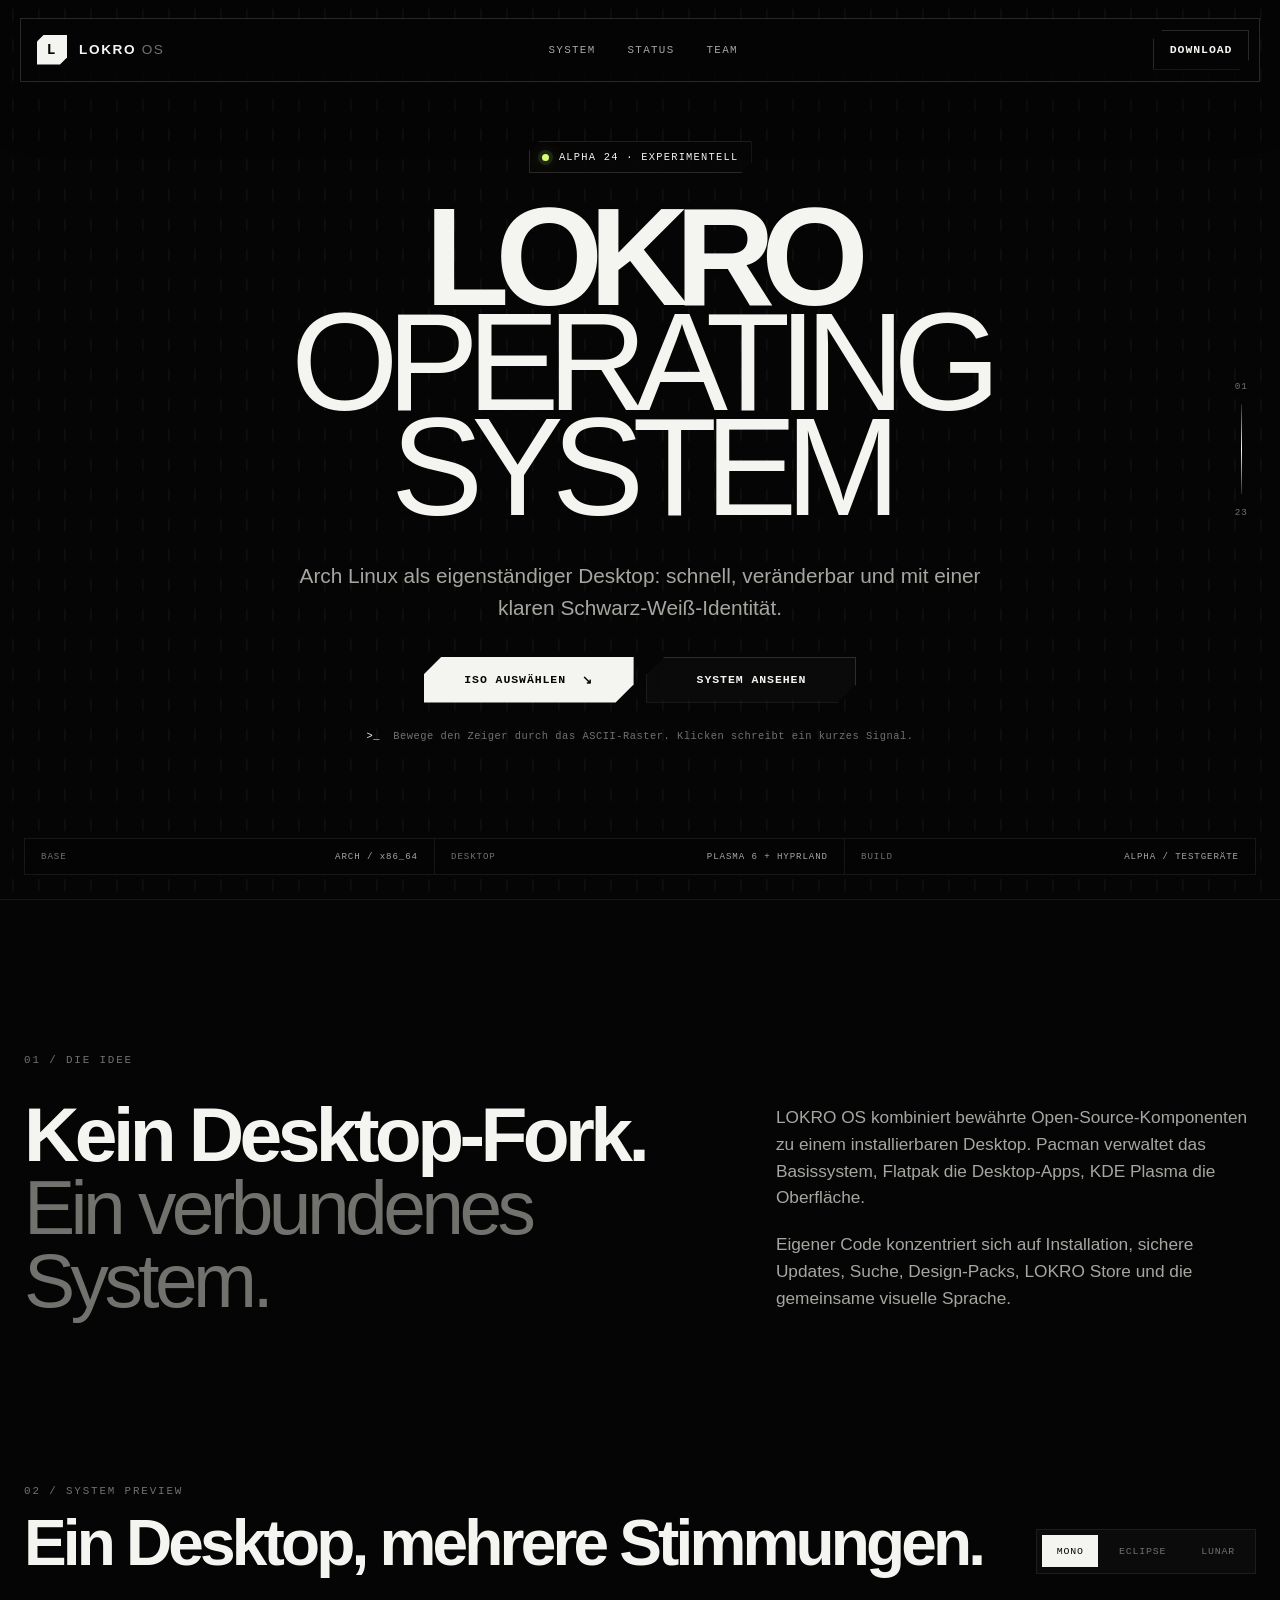
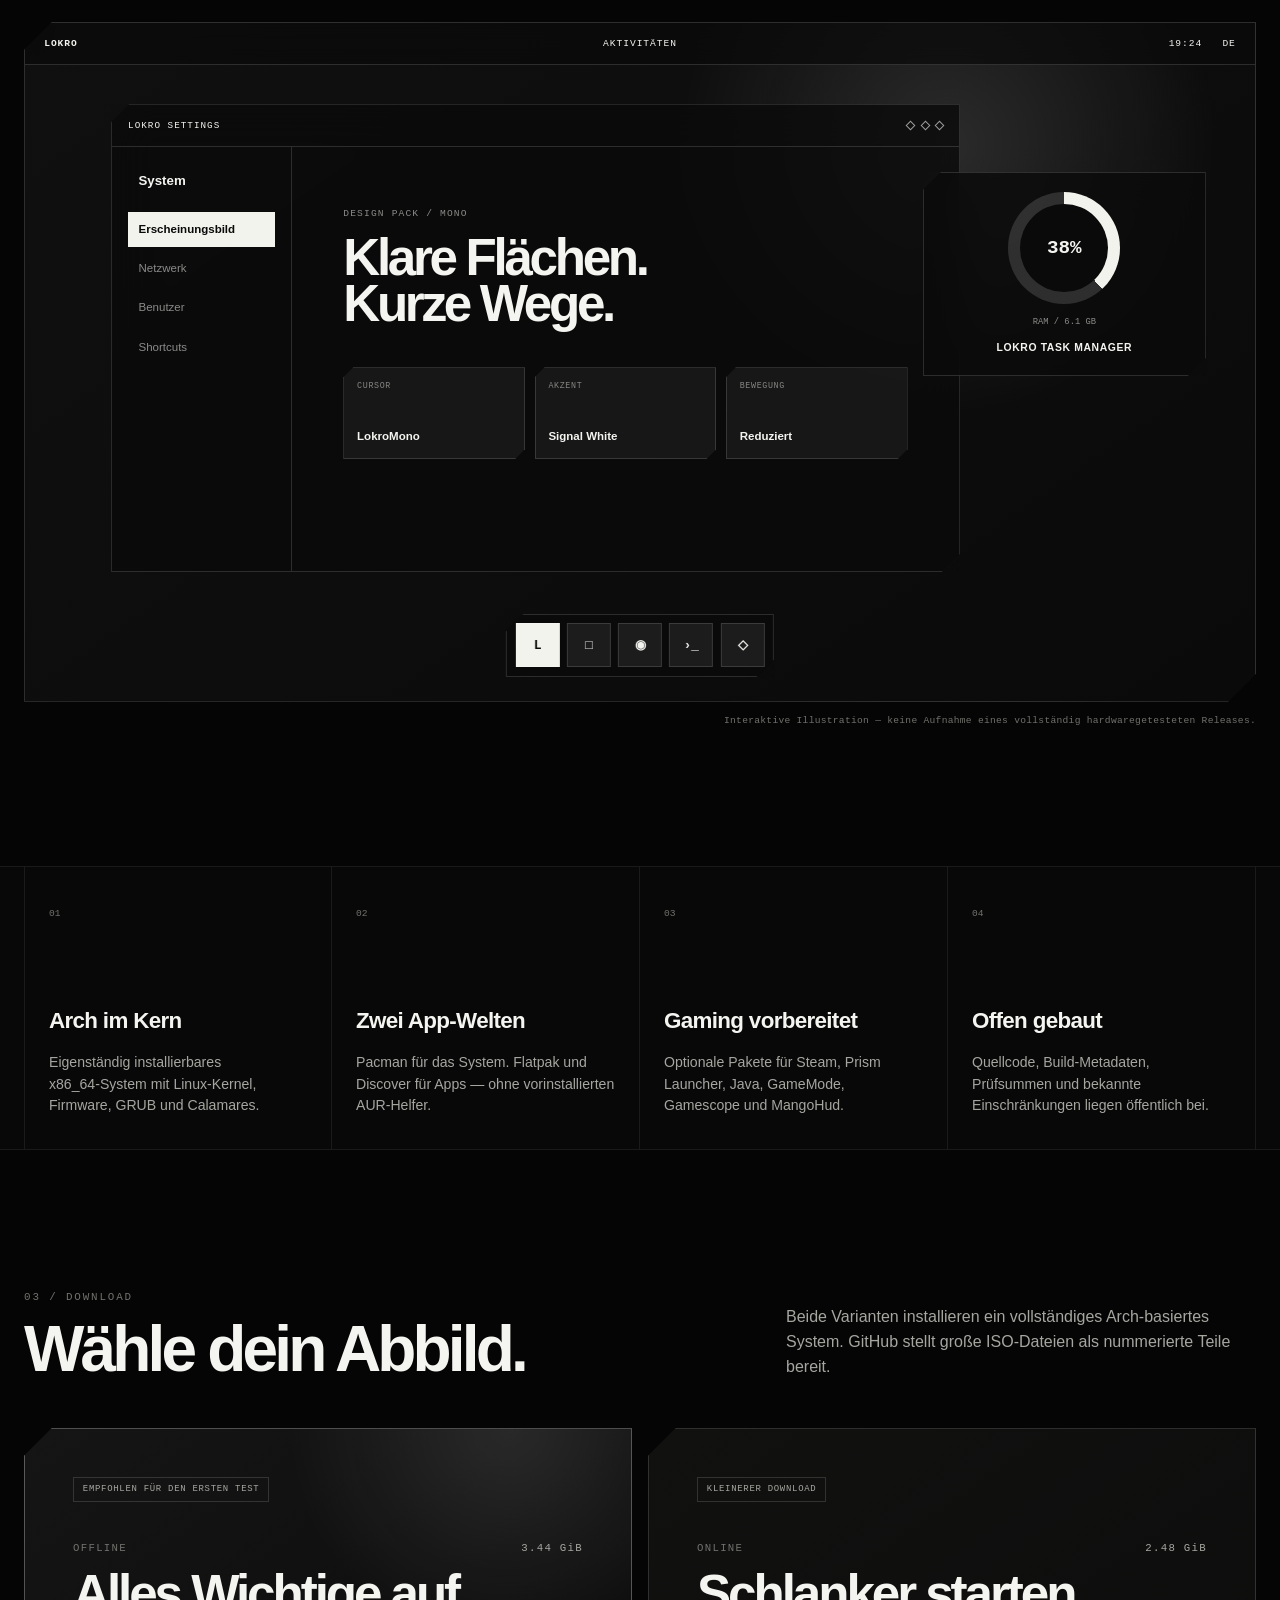
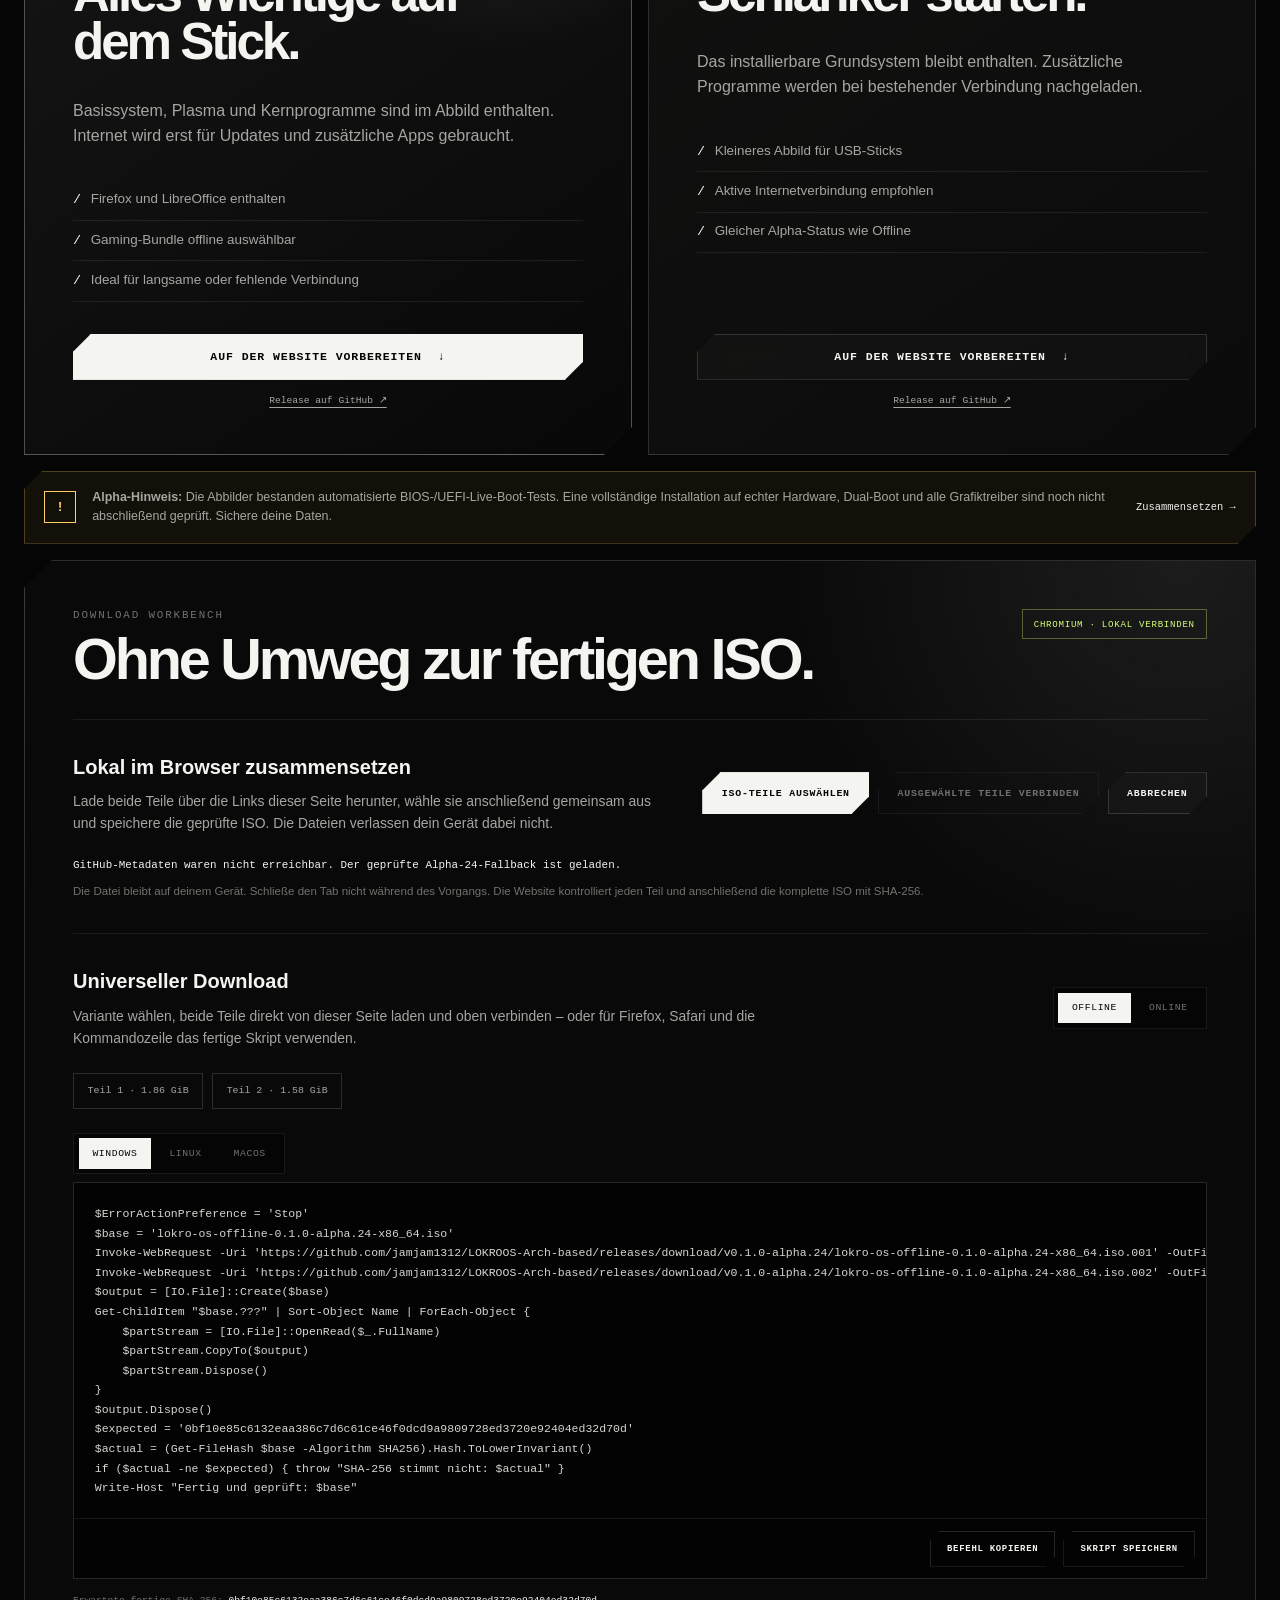
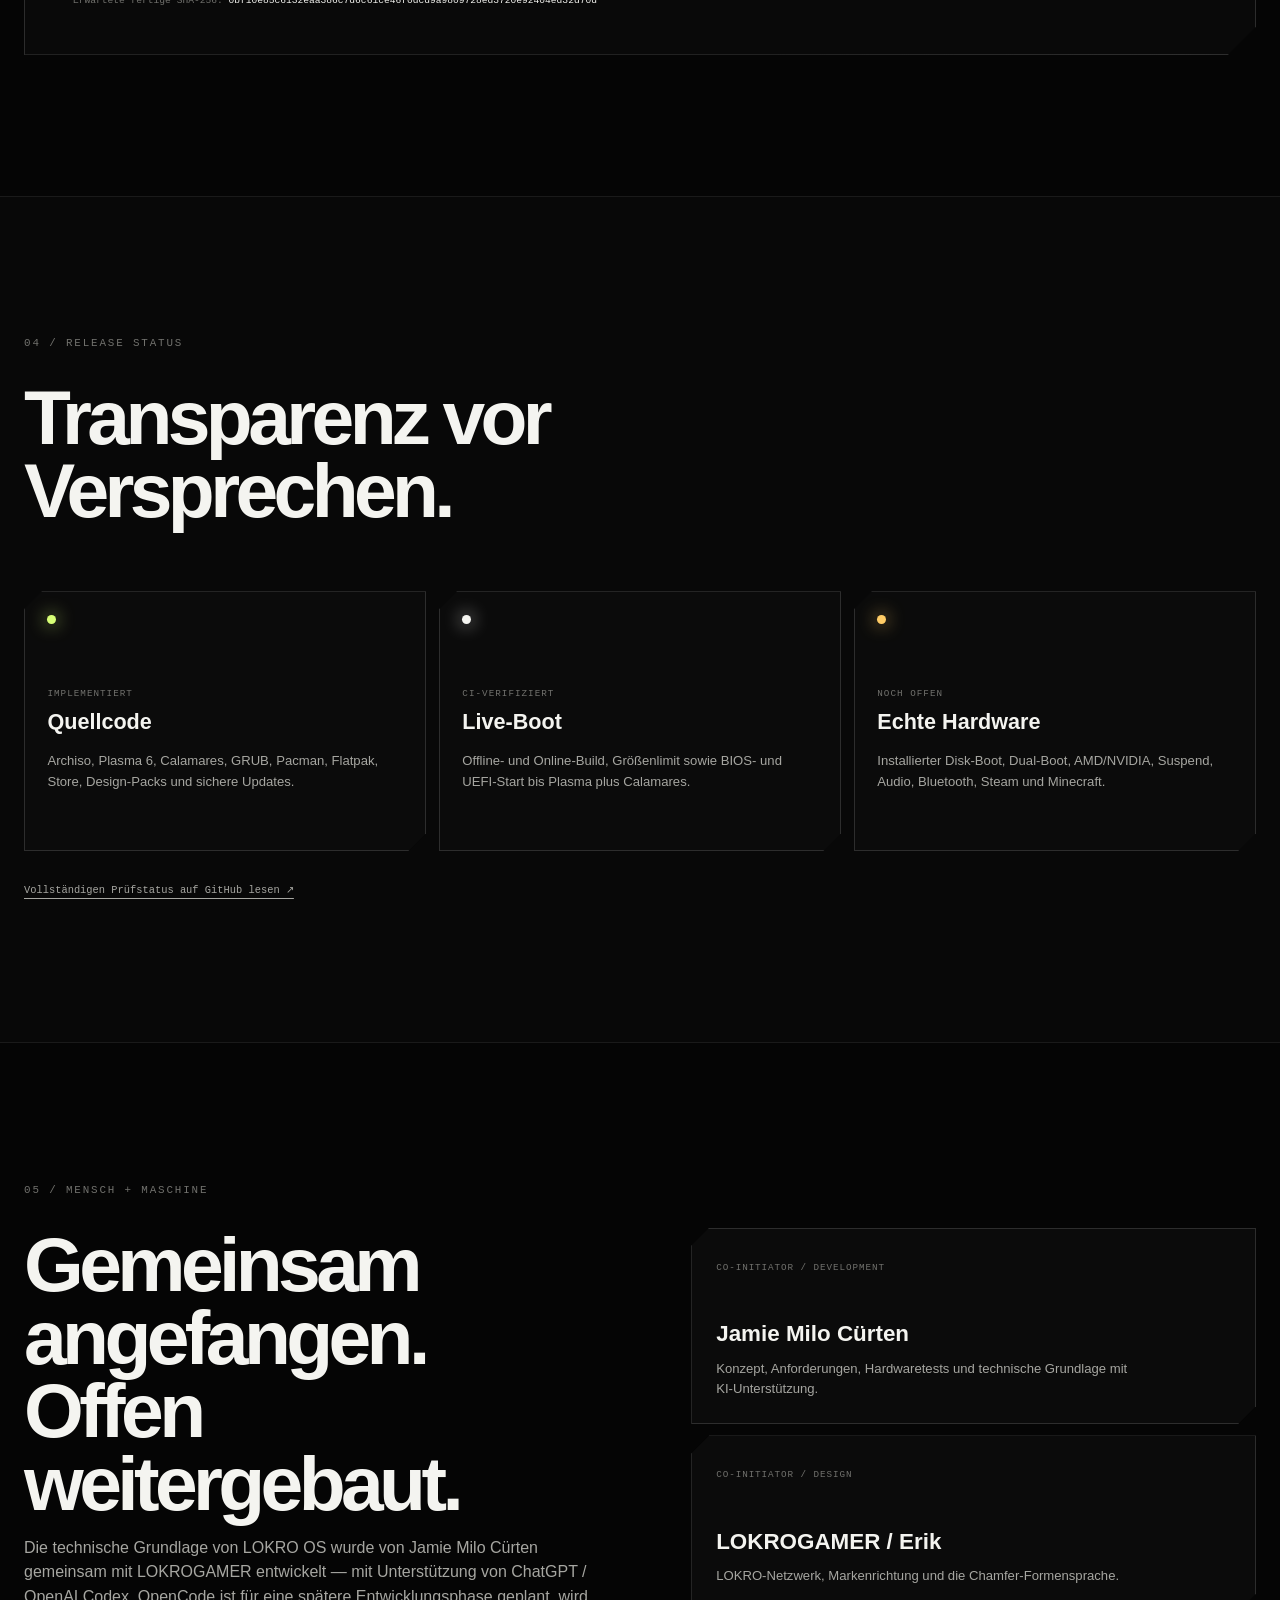
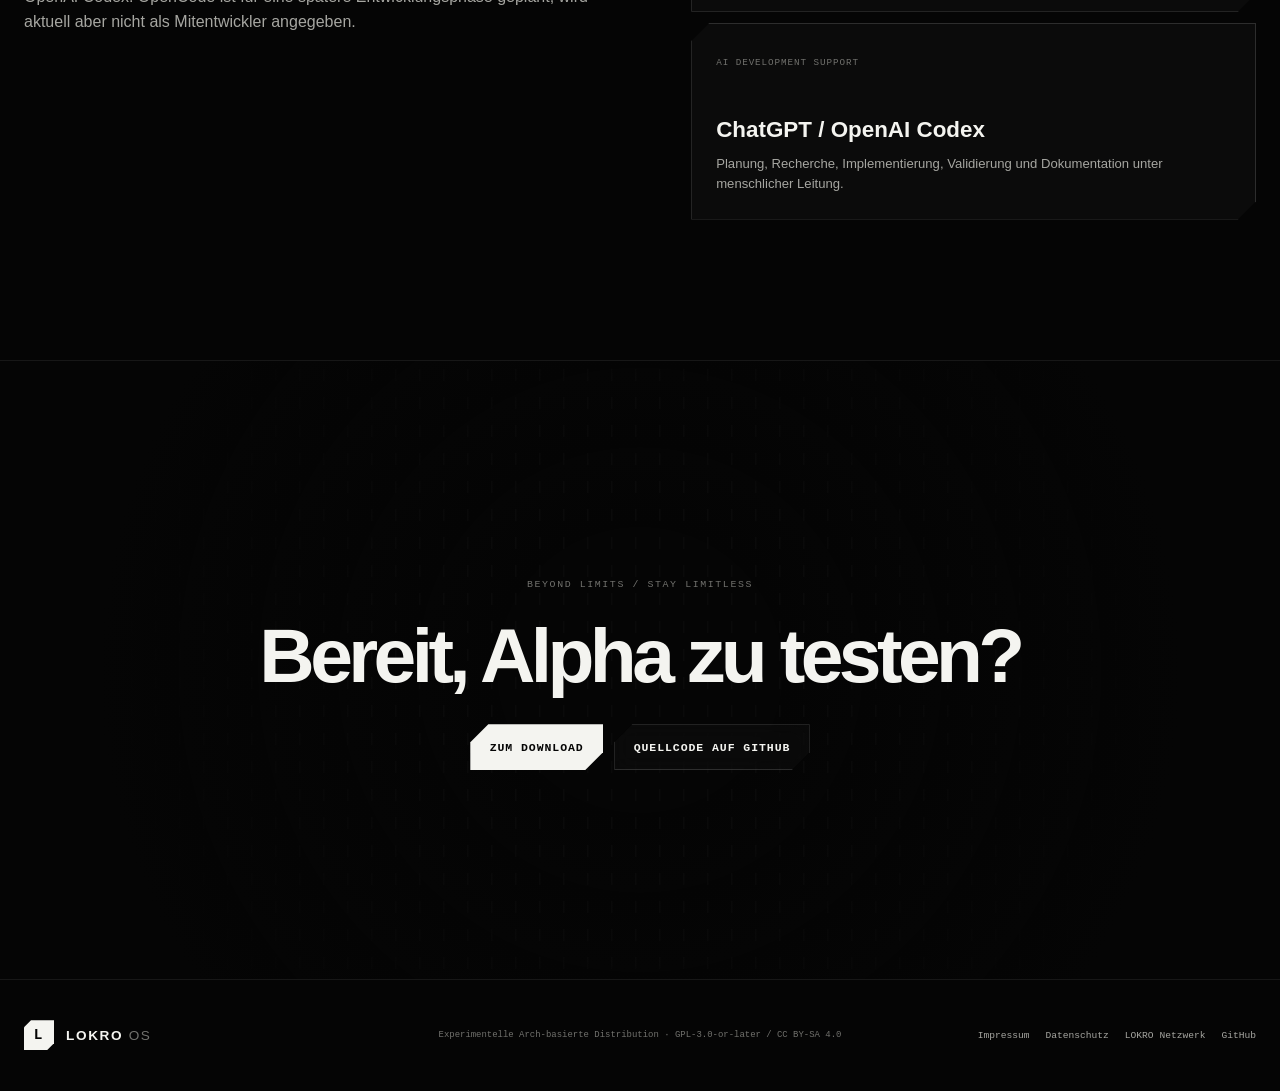
<file: website/index.html>
<!doctype html>
<html lang="de">
<head>
  <meta charset="utf-8">
  <meta name="viewport" content="width=device-width, initial-scale=1">
  <meta name="theme-color" content="#050505">
  <meta name="description" content="LOKRO OS ist eine experimentelle, Arch-basierte Desktop-Distribution mit KDE Plasma, Pacman, Flatpak und einem klaren Schwarz-Weiß-Design.">
  <title>LOKRO OS — Arch, neu zusammengesetzt</title>
  <link rel="stylesheet" href="styles.css?v=alpha24-workbench-1">
  <link rel="modulepreload" href="download-core.mjs?v=alpha24-workbench-1">
  <script type="module" src="app.js?v=alpha24-workbench-1"></script>
</head>
<body>
  <a class="skip-link" href="#main">Zum Inhalt springen</a>

  <header class="site-header" data-nav>
    <a class="brand" href="#top" aria-label="LOKRO OS Startseite">
      <span class="brand-mark" aria-hidden="true">L</span>
      <span>LOKRO <b>OS</b></span>
    </a>
    <nav aria-label="Hauptnavigation">
      <a href="#system">System</a>
      <a href="#status">Status</a>
      <a href="#team">Team</a>
    </nav>
    <a class="button button-small chamfer-10" href="#download">Download</a>
  </header>

  <main id="main">
    <section class="hero" id="top" aria-labelledby="hero-title">
      <canvas id="signal-field" aria-hidden="true"></canvas>

      <div class="hero-copy">
        <div class="release-pill chamfer-10">
          <span class="pulse-dot" aria-hidden="true"></span>
          <span data-release-label>ALPHA 24 · EXPERIMENTELL</span>
        </div>
        <h1 id="hero-title"><span>LOKRO</span><br>OPERATING SYSTEM</h1>
        <p class="hero-lead">Arch Linux als eigenständiger Desktop: schnell, veränderbar und mit einer klaren Schwarz‑Weiß‑Identität.</p>
        <div class="hero-actions">
          <a class="button button-primary chamfer-18" href="#download">ISO auswählen <span aria-hidden="true">↘</span></a>
          <a class="button button-ghost chamfer-18" href="#system">System ansehen</a>
        </div>
        <p class="interaction-hint"><span aria-hidden="true">&gt;_</span> Bewege den Zeiger durch das ASCII‑Raster. Klicken schreibt ein kurzes Signal.</p>
      </div>

      <div class="hero-index" aria-hidden="true">
        <span>01</span>
        <i></i>
        <span>23</span>
      </div>

      <div class="hero-meta" aria-label="Kurzstatus">
        <div><span>BASE</span><strong>ARCH / x86_64</strong></div>
        <div><span>DESKTOP</span><strong>PLASMA 6 + HYPRLAND</strong></div>
        <div><span>BUILD</span><strong>ALPHA / TESTGERÄTE</strong></div>
      </div>
    </section>

    <section class="manifesto section-shell" aria-labelledby="manifesto-title">
      <p class="section-kicker">01 / DIE IDEE</p>
      <div class="manifesto-grid">
        <h2 id="manifesto-title">Kein Desktop-Fork.<br><em>Ein verbundenes System.</em></h2>
        <div>
          <p>LOKRO OS kombiniert bewährte Open‑Source‑Komponenten zu einem installierbaren Desktop. Pacman verwaltet das Basissystem, Flatpak die Desktop‑Apps, KDE Plasma die Oberfläche.</p>
          <p>Eigener Code konzentriert sich auf Installation, sichere Updates, Suche, Design‑Packs, LOKRO Store und die gemeinsame visuelle Sprache.</p>
        </div>
      </div>
    </section>

    <section class="system section-shell" id="system" aria-labelledby="system-title">
      <div class="section-heading">
        <div>
          <p class="section-kicker">02 / SYSTEM PREVIEW</p>
          <h2 id="system-title">Ein Desktop, mehrere Stimmungen.</h2>
        </div>
        <div class="theme-switcher" role="group" aria-label="Vorschau-Design wählen">
          <button type="button" class="is-active" data-preview-theme="mono">Mono</button>
          <button type="button" data-preview-theme="eclipse">Eclipse</button>
          <button type="button" data-preview-theme="lunar">Lunar</button>
        </div>
      </div>

      <div class="desktop-frame chamfer-28" data-desktop-theme="mono">
        <div class="desktop-noise" aria-hidden="true"></div>
        <div class="desktop-topbar">
          <div class="desktop-logo">LOKRO</div>
          <div>AKTIVITÄTEN</div>
          <div class="desktop-clock">19:24&nbsp;&nbsp; DE</div>
        </div>
        <div class="window window-main chamfer-18">
          <div class="window-bar">
            <span>LOKRO SETTINGS</span>
            <div><i></i><i></i><i></i></div>
          </div>
          <div class="window-content">
            <aside>
              <strong>System</strong>
              <span class="selected">Erscheinungsbild</span>
              <span>Netzwerk</span>
              <span>Benutzer</span>
              <span>Shortcuts</span>
            </aside>
            <div class="settings-stage">
              <p class="micro-label">DESIGN PACK / <span data-theme-name>MONO</span></p>
              <h3>Klare Flächen.<br>Kurze Wege.</h3>
              <div class="settings-cards">
                <article class="chamfer-10"><span>CURSOR</span><b>LokroMono</b></article>
                <article class="chamfer-10"><span>AKZENT</span><b>Signal White</b></article>
                <article class="chamfer-10"><span>BEWEGUNG</span><b>Reduziert</b></article>
              </div>
            </div>
          </div>
        </div>
        <div class="window window-side chamfer-18" aria-hidden="true">
          <div class="system-ring"><span>38%</span></div>
          <small>RAM / 6.1 GB</small>
          <b>LOKRO TASK MANAGER</b>
        </div>
        <div class="desktop-dock chamfer-18" aria-label="Beispielhafte Taskleiste">
          <i title="Start">L</i><i title="Dateien">□</i><i title="Browser">◉</i><i title="Terminal">›_</i><i title="Store">◇</i>
        </div>
      </div>
      <p class="preview-note">Interaktive Illustration — keine Aufnahme eines vollständig hardwaregetesteten Releases.</p>
    </section>

    <section class="feature-band" aria-label="Systemmerkmale">
      <div class="section-shell feature-grid">
        <article>
          <span class="feature-number">01</span>
          <h3>Arch im Kern</h3>
          <p>Eigenständig installierbares x86_64‑System mit Linux‑Kernel, Firmware, GRUB und Calamares.</p>
        </article>
        <article>
          <span class="feature-number">02</span>
          <h3>Zwei App-Welten</h3>
          <p>Pacman für das System. Flatpak und Discover für Apps — ohne vorinstallierten AUR‑Helfer.</p>
        </article>
        <article>
          <span class="feature-number">03</span>
          <h3>Gaming vorbereitet</h3>
          <p>Optionale Pakete für Steam, Prism Launcher, Java, GameMode, Gamescope und MangoHud.</p>
        </article>
        <article>
          <span class="feature-number">04</span>
          <h3>Offen gebaut</h3>
          <p>Quellcode, Build‑Metadaten, Prüfsummen und bekannte Einschränkungen liegen öffentlich bei.</p>
        </article>
      </div>
    </section>

    <section class="download section-shell" id="download" aria-labelledby="download-title">
      <div class="section-heading download-heading">
        <div>
          <p class="section-kicker">03 / DOWNLOAD</p>
          <h2 id="download-title">Wähle dein Abbild.</h2>
        </div>
        <p>Beide Varianten installieren ein vollständiges Arch‑basiertes System. GitHub stellt große ISO‑Dateien als nummerierte Teile bereit.</p>
      </div>

      <div class="download-grid">
        <article class="download-card chamfer-28 featured-card">
          <div class="card-tag">EMPFOHLEN FÜR DEN ERSTEN TEST</div>
          <div class="download-card-head">
            <span>OFFLINE</span><b data-variant-size="offline">3.44 GiB</b>
          </div>
          <h3>Alles Wichtige auf dem Stick.</h3>
          <p>Basissystem, Plasma und Kernprogramme sind im Abbild enthalten. Internet wird erst für Updates und zusätzliche Apps gebraucht.</p>
          <ul>
            <li>Firefox und LibreOffice enthalten</li>
            <li>Gaming-Bundle offline auswählbar</li>
            <li>Ideal für langsame oder fehlende Verbindung</li>
          </ul>
          <button class="button button-primary chamfer-18" type="button" data-browser-prepare="offline" disabled>Auf der Website vorbereiten <span aria-hidden="true">↓</span></button>
          <a class="card-secondary-link release-link" href="https://github.com/jamjam1312/LOKROOS-Arch-based/releases/tag/v0.1.0-alpha.24">Release auf GitHub ↗</a>
        </article>

        <article class="download-card chamfer-28">
          <div class="card-tag">KLEINERER DOWNLOAD</div>
          <div class="download-card-head">
            <span>ONLINE</span><b data-variant-size="online">2.48 GiB</b>
          </div>
          <h3>Schlanker starten.</h3>
          <p>Das installierbare Grundsystem bleibt enthalten. Zusätzliche Programme werden bei bestehender Verbindung nachgeladen.</p>
          <ul>
            <li>Kleineres Abbild für USB‑Sticks</li>
            <li>Aktive Internetverbindung empfohlen</li>
            <li>Gleicher Alpha‑Status wie Offline</li>
          </ul>
          <button class="button button-ghost chamfer-18" type="button" data-browser-prepare="online" disabled>Auf der Website vorbereiten <span aria-hidden="true">↓</span></button>
          <a class="card-secondary-link release-link" href="https://github.com/jamjam1312/LOKROOS-Arch-based/releases/tag/v0.1.0-alpha.24">Release auf GitHub ↗</a>
        </article>
      </div>

      <div class="download-note chamfer-18">
        <span aria-hidden="true">!</span>
        <p><strong>Alpha-Hinweis:</strong> Die Abbilder bestanden automatisierte BIOS-/UEFI‑Live‑Boot‑Tests. Eine vollständige Installation auf echter Hardware, Dual‑Boot und alle Grafiktreiber sind noch nicht abschließend geprüft. Sichere deine Daten.</p>
        <a href="https://github.com/jamjam1312/LOKROOS-Arch-based/releases/download/v0.1.0-alpha.24/REASSEMBLE.md">Zusammensetzen →</a>
      </div>

      <section class="download-workbench chamfer-28" aria-labelledby="download-workbench-title">
        <div class="workbench-heading">
          <div>
            <p class="section-kicker">DOWNLOAD WORKBENCH</p>
            <h3 id="download-workbench-title">Ohne Umweg zur fertigen ISO.</h3>
          </div>
          <span class="support-badge" data-browser-support>Browser wird geprüft …</span>
        </div>

        <div class="assembler-panel" aria-describedby="assembler-privacy">
          <div class="assembler-copy">
            <strong>Lokal im Browser zusammensetzen</strong>
            <p>Lade beide Teile über die Links dieser Seite herunter, wähle sie anschließend gemeinsam aus und speichere die geprüfte ISO. Die Dateien verlassen dein Gerät dabei nicht.</p>
          </div>
          <div class="assembler-actions">
            <label class="button button-primary chamfer-18 file-picker-button" data-file-picker-label>
              ISO-Teile auswählen
              <input type="file" multiple data-assembler-files aria-label="Heruntergeladene ISO-Teile auswählen">
            </label>
            <button class="button button-ghost chamfer-18" type="button" data-assemble-selected disabled>Ausgewählte Teile verbinden</button>
            <button class="button button-ghost chamfer-18 assembler-cancel" type="button" data-assembler-cancel hidden>Abbrechen</button>
          </div>
          <div class="assembler-progress" data-assembler-progress hidden>
            <progress max="100" value="0" aria-label="Downloadfortschritt"></progress>
            <span data-assembler-percent>0%</span>
          </div>
          <p class="assembler-status" data-assembler-status role="status" aria-live="polite">Bereit. Für das speichersparende Schreiben großer Dateien wird ein Chromium-basierter Browser auf einer HTTPS-Seite benötigt.</p>
          <p class="assembler-privacy" id="assembler-privacy">Die Datei bleibt auf deinem Gerät. Schließe den Tab nicht während des Vorgangs. Die Website kontrolliert jeden Teil und anschließend die komplette ISO mit SHA‑256.</p>
        </div>

        <div class="manual-downloads">
          <div class="manual-heading">
            <div>
              <strong>Universeller Download</strong>
              <p>Variante wählen, beide Teile direkt von dieser Seite laden und oben verbinden – oder für Firefox, Safari und die Kommandozeile das fertige Skript verwenden.</p>
            </div>
            <div class="segmented-control" role="group" aria-label="ISO-Variante auswählen">
              <button type="button" class="is-active" data-download-variant="offline">Offline</button>
              <button type="button" data-download-variant="online">Online</button>
            </div>
          </div>

          <div class="part-links" data-part-links aria-label="Direkte ISO-Teil-Downloads"></div>

          <div class="script-tabs" role="tablist" aria-label="Betriebssystem auswählen">
            <button type="button" class="is-active" role="tab" aria-selected="true" data-script-os="windows">Windows</button>
            <button type="button" role="tab" aria-selected="false" data-script-os="linux">Linux</button>
            <button type="button" role="tab" aria-selected="false" data-script-os="macos">macOS</button>
          </div>
          <div class="script-box">
            <pre tabindex="0"><code data-download-script>Release-Daten werden geladen …</code></pre>
            <div class="script-actions">
              <button class="button button-small chamfer-10" type="button" data-copy-script disabled>Befehl kopieren</button>
              <button class="button button-small chamfer-10" type="button" data-save-script disabled>Skript speichern</button>
            </div>
          </div>
          <p class="hash-line">Erwartete fertige SHA‑256: <code data-iso-hash>—</code></p>
        </div>
      </section>
    </section>

    <section class="status" id="status" aria-labelledby="status-title">
      <div class="section-shell">
        <p class="section-kicker">04 / RELEASE STATUS</p>
        <h2 id="status-title">Transparenz vor Versprechen.</h2>
        <div class="status-grid">
          <article class="chamfer-18 status-ready">
            <span>IMPLEMENTIERT</span>
            <strong>Quellcode</strong>
            <p>Archiso, Plasma 6, Calamares, GRUB, Pacman, Flatpak, Store, Design‑Packs und sichere Updates.</p>
          </article>
          <article class="chamfer-18 status-ci">
            <span>CI-VERIFIZIERT</span>
            <strong>Live-Boot</strong>
            <p>Offline- und Online-Build, Größenlimit sowie BIOS- und UEFI‑Start bis Plasma plus Calamares.</p>
          </article>
          <article class="chamfer-18 status-open">
            <span>NOCH OFFEN</span>
            <strong>Echte Hardware</strong>
            <p>Installierter Disk‑Boot, Dual‑Boot, AMD/NVIDIA, Suspend, Audio, Bluetooth, Steam und Minecraft.</p>
          </article>
        </div>
        <a class="text-link" href="https://github.com/jamjam1312/LOKROOS-Arch-based/blob/main/docs/RELEASE_STATUS.md">Vollständigen Prüfstatus auf GitHub lesen ↗</a>
      </div>
    </section>

    <section class="team section-shell" id="team" aria-labelledby="team-title">
      <p class="section-kicker">05 / MENSCH + MASCHINE</p>
      <div class="team-layout">
        <div>
          <h2 id="team-title">Gemeinsam angefangen.<br>Offen weitergebaut.</h2>
          <p>Die technische Grundlage von LOKRO OS wurde von Jamie Milo Cürten gemeinsam mit LOKROGAMER entwickelt — mit Unterstützung von ChatGPT / OpenAI Codex. OpenCode ist für eine spätere Entwicklungsphase geplant, wird aktuell aber nicht als Mitentwickler angegeben.</p>
        </div>
        <div class="credits-list">
          <article class="chamfer-18">
            <span>CO-INITIATOR / DEVELOPMENT</span>
            <strong>Jamie Milo Cürten</strong>
            <p>Konzept, Anforderungen, Hardwaretests und technische Grundlage mit KI‑Unterstützung.</p>
          </article>
          <article class="chamfer-18">
            <span>CO-INITIATOR / DESIGN</span>
            <strong>LOKROGAMER / Erik</strong>
            <p>LOKRO‑Netzwerk, Markenrichtung und die Chamfer‑Formensprache.</p>
          </article>
          <article class="chamfer-18">
            <span>AI DEVELOPMENT SUPPORT</span>
            <strong>ChatGPT / OpenAI Codex</strong>
            <p>Planung, Recherche, Implementierung, Validierung und Dokumentation unter menschlicher Leitung.</p>
          </article>
        </div>
      </div>
    </section>

    <section class="final-cta">
      <canvas id="footer-field" aria-hidden="true"></canvas>
      <div class="section-shell final-cta-inner">
        <span>BEYOND LIMITS / STAY LIMITLESS</span>
        <h2>Bereit, Alpha zu testen?</h2>
        <div>
          <a class="button button-primary chamfer-18" href="#download">Zum Download</a>
          <a class="button button-ghost chamfer-18" href="https://github.com/jamjam1312/LOKROOS-Arch-based">Quellcode auf GitHub</a>
        </div>
      </div>
    </section>
  </main>

  <footer>
    <div class="brand"><span class="brand-mark">L</span><span>LOKRO <b>OS</b></span></div>
    <p>Experimentelle Arch‑basierte Distribution · GPL‑3.0‑or‑later / CC BY‑SA 4.0</p>
    <div class="footer-links">
      <a href="impressum.html">Impressum</a>
      <a href="datenschutz.html">Datenschutz</a>
      <a href="https://lokro.dev/de/">LOKRO Netzwerk</a>
      <a href="https://github.com/jamjam1312/LOKROOS-Arch-based">GitHub</a>
    </div>
  </footer>
</body>
</html>
</file>
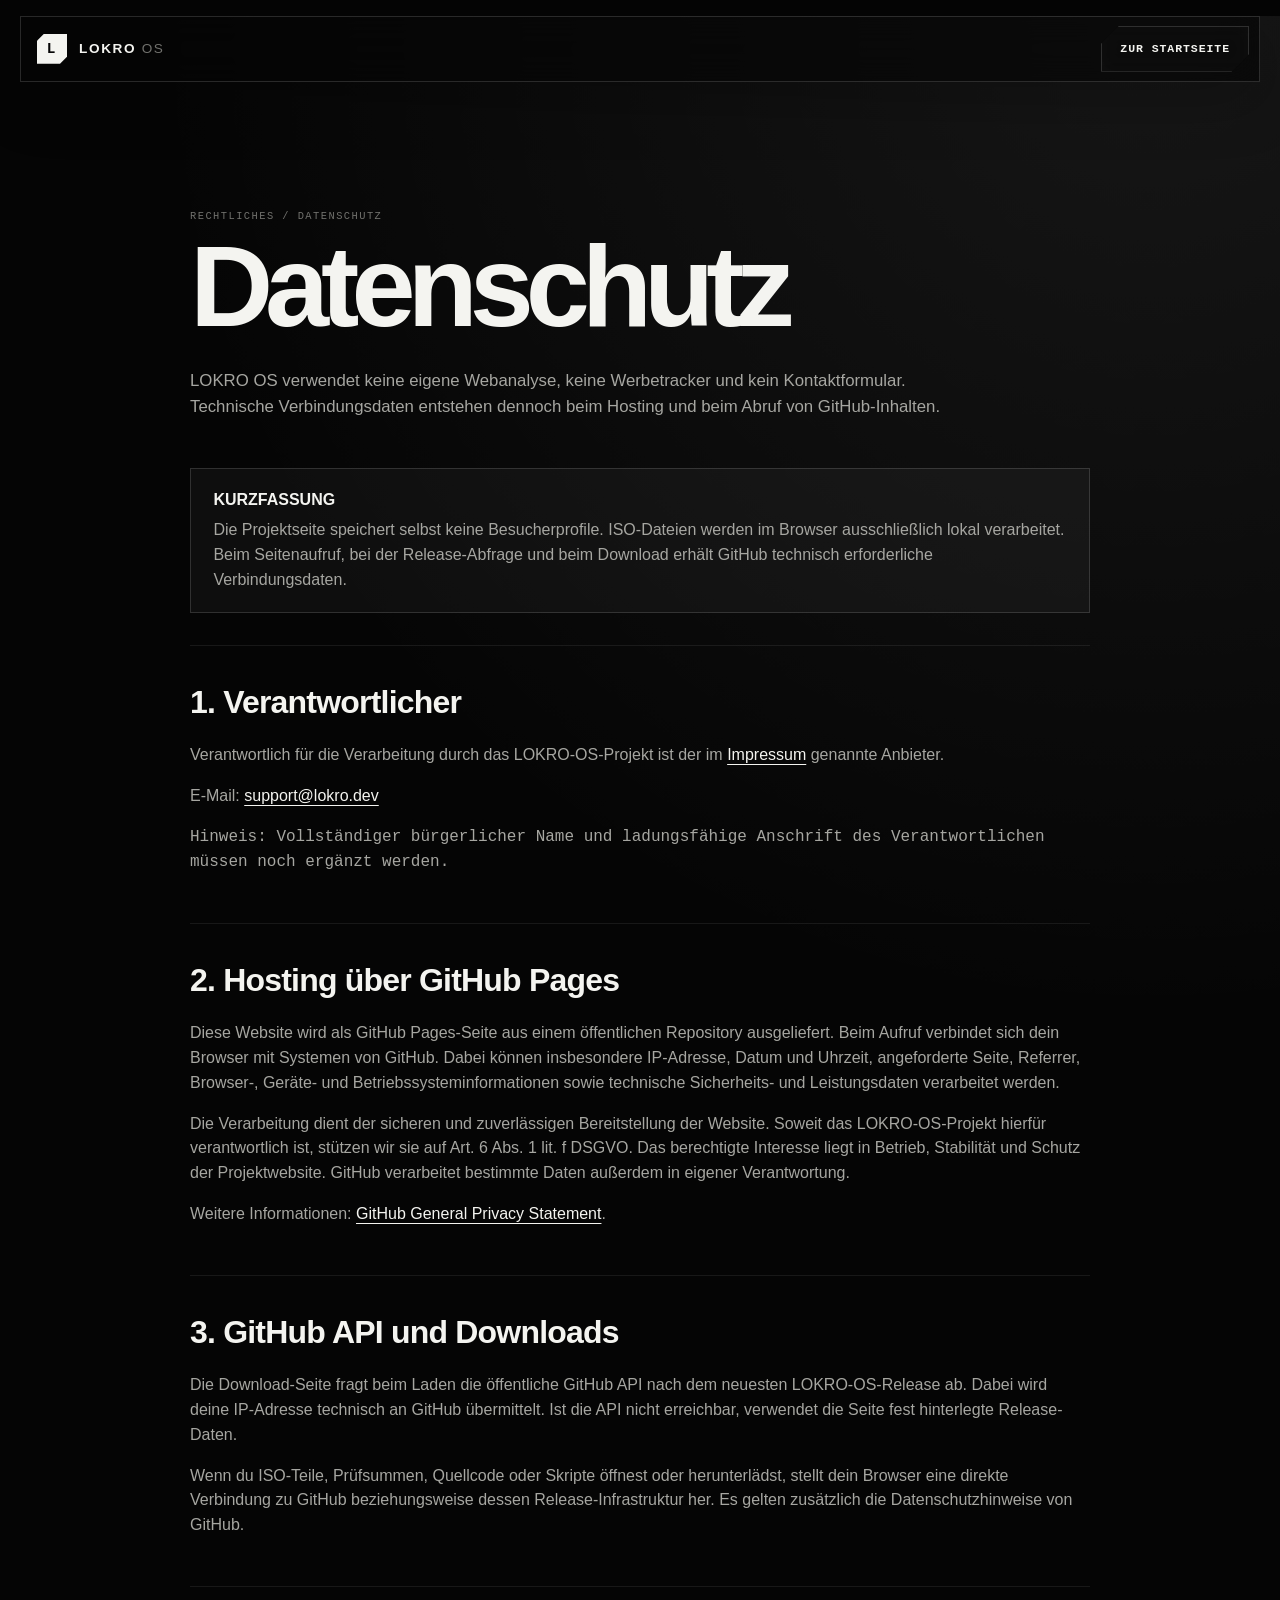
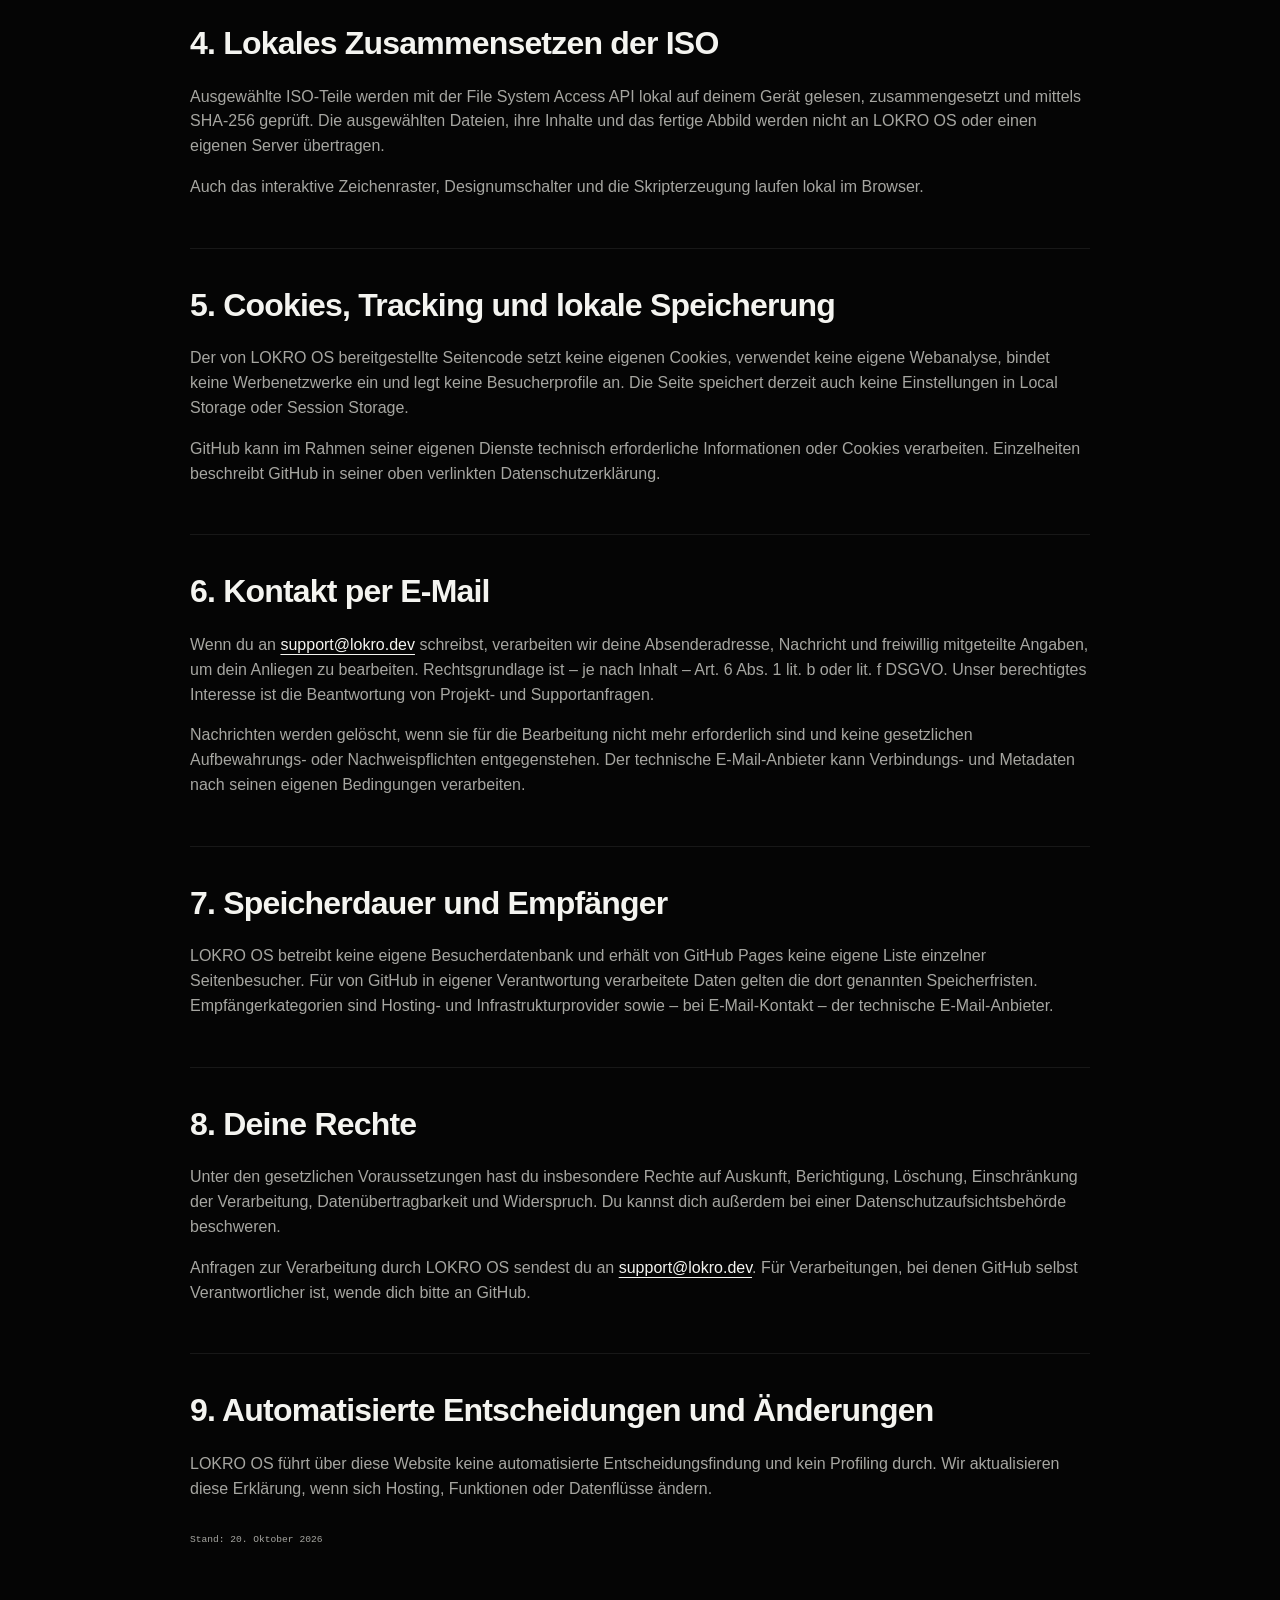
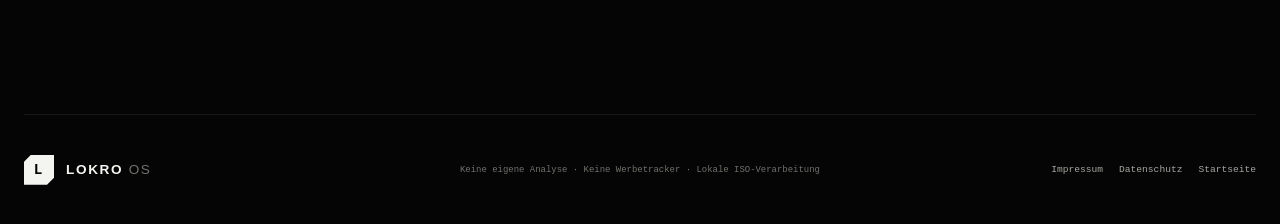
<file: website/datenschutz.html>
<!doctype html>
<html lang="de">
<head>
  <meta charset="utf-8">
  <meta name="viewport" content="width=device-width, initial-scale=1">
  <meta name="theme-color" content="#050505">
  <meta name="description" content="Datenschutzerklärung der LOKRO-OS-Projektwebsite.">
  <title>Datenschutz — LOKRO OS</title>
  <link rel="stylesheet" href="styles.css?v=alpha24-legal-1">
</head>
<body class="legal-page">
  <a class="skip-link" href="#legal-content">Zum Inhalt springen</a>
  <header class="site-header legal-header">
    <a class="brand" href="index.html" aria-label="LOKRO OS Startseite"><span class="brand-mark">L</span><span>LOKRO <b>OS</b></span></a>
    <a class="button button-ghost chamfer-18" href="index.html">Zur Startseite</a>
  </header>

  <main class="legal-main" id="legal-content">
    <p class="legal-kicker">RECHTLICHES / DATENSCHUTZ</p>
    <h1>Datenschutz</h1>
    <p class="legal-intro">LOKRO OS verwendet keine eigene Webanalyse, keine Werbetracker und kein Kontaktformular. Technische Verbindungsdaten entstehen dennoch beim Hosting und beim Abruf von GitHub-Inhalten.</p>

    <aside class="legal-note" role="note">
      <strong>KURZFASSUNG</strong>
      <p>Die Projektseite speichert selbst keine Besucherprofile. ISO-Dateien werden im Browser ausschließlich lokal verarbeitet. Beim Seitenaufruf, bei der Release-Abfrage und beim Download erhält GitHub technisch erforderliche Verbindungsdaten.</p>
    </aside>

    <section class="legal-section" aria-labelledby="controller-title">
      <h2 id="controller-title">1. Verantwortlicher</h2>
      <p>Verantwortlich für die Verarbeitung durch das LOKRO-OS-Projekt ist der im <a href="impressum.html">Impressum</a> genannte Anbieter.</p>
      <p>E-Mail: <a href="mailto:support@lokro.dev">support@lokro.dev</a></p>
      <p class="legal-placeholder">Hinweis: Vollständiger bürgerlicher Name und ladungsfähige Anschrift des Verantwortlichen müssen noch ergänzt werden.</p>
    </section>

    <section class="legal-section" aria-labelledby="hosting-title">
      <h2 id="hosting-title">2. Hosting über GitHub Pages</h2>
      <p>Diese Website wird als GitHub Pages-Seite aus einem öffentlichen Repository ausgeliefert. Beim Aufruf verbindet sich dein Browser mit Systemen von GitHub. Dabei können insbesondere IP-Adresse, Datum und Uhrzeit, angeforderte Seite, Referrer, Browser-, Geräte- und Betriebssysteminformationen sowie technische Sicherheits- und Leistungsdaten verarbeitet werden.</p>
      <p>Die Verarbeitung dient der sicheren und zuverlässigen Bereitstellung der Website. Soweit das LOKRO-OS-Projekt hierfür verantwortlich ist, stützen wir sie auf Art. 6 Abs. 1 lit. f DSGVO. Das berechtigte Interesse liegt in Betrieb, Stabilität und Schutz der Projektwebsite. GitHub verarbeitet bestimmte Daten außerdem in eigener Verantwortung.</p>
      <p>Weitere Informationen: <a href="https://docs.github.com/en/site-policy/privacy-policies/github-general-privacy-statement">GitHub General Privacy Statement</a>.</p>
    </section>

    <section class="legal-section" aria-labelledby="release-title">
      <h2 id="release-title">3. GitHub API und Downloads</h2>
      <p>Die Download-Seite fragt beim Laden die öffentliche GitHub API nach dem neuesten LOKRO-OS-Release ab. Dabei wird deine IP-Adresse technisch an GitHub übermittelt. Ist die API nicht erreichbar, verwendet die Seite fest hinterlegte Release-Daten.</p>
      <p>Wenn du ISO-Teile, Prüfsummen, Quellcode oder Skripte öffnest oder herunterlädst, stellt dein Browser eine direkte Verbindung zu GitHub beziehungsweise dessen Release-Infrastruktur her. Es gelten zusätzlich die Datenschutzhinweise von GitHub.</p>
    </section>

    <section class="legal-section" aria-labelledby="local-title">
      <h2 id="local-title">4. Lokales Zusammensetzen der ISO</h2>
      <p>Ausgewählte ISO-Teile werden mit der File System Access API lokal auf deinem Gerät gelesen, zusammengesetzt und mittels SHA-256 geprüft. Die ausgewählten Dateien, ihre Inhalte und das fertige Abbild werden nicht an LOKRO OS oder einen eigenen Server übertragen.</p>
      <p>Auch das interaktive Zeichenraster, Designumschalter und die Skripterzeugung laufen lokal im Browser.</p>
    </section>

    <section class="legal-section" aria-labelledby="cookies-title">
      <h2 id="cookies-title">5. Cookies, Tracking und lokale Speicherung</h2>
      <p>Der von LOKRO OS bereitgestellte Seitencode setzt keine eigenen Cookies, verwendet keine eigene Webanalyse, bindet keine Werbenetzwerke ein und legt keine Besucherprofile an. Die Seite speichert derzeit auch keine Einstellungen in Local Storage oder Session Storage.</p>
      <p>GitHub kann im Rahmen seiner eigenen Dienste technisch erforderliche Informationen oder Cookies verarbeiten. Einzelheiten beschreibt GitHub in seiner oben verlinkten Datenschutzerklärung.</p>
    </section>

    <section class="legal-section" aria-labelledby="mail-title">
      <h2 id="mail-title">6. Kontakt per E-Mail</h2>
      <p>Wenn du an <a href="mailto:support@lokro.dev">support@lokro.dev</a> schreibst, verarbeiten wir deine Absenderadresse, Nachricht und freiwillig mitgeteilte Angaben, um dein Anliegen zu bearbeiten. Rechtsgrundlage ist – je nach Inhalt – Art. 6 Abs. 1 lit. b oder lit. f DSGVO. Unser berechtigtes Interesse ist die Beantwortung von Projekt- und Supportanfragen.</p>
      <p>Nachrichten werden gelöscht, wenn sie für die Bearbeitung nicht mehr erforderlich sind und keine gesetzlichen Aufbewahrungs- oder Nachweispflichten entgegenstehen. Der technische E-Mail-Anbieter kann Verbindungs- und Metadaten nach seinen eigenen Bedingungen verarbeiten.</p>
    </section>

    <section class="legal-section" aria-labelledby="retention-title">
      <h2 id="retention-title">7. Speicherdauer und Empfänger</h2>
      <p>LOKRO OS betreibt keine eigene Besucherdatenbank und erhält von GitHub Pages keine eigene Liste einzelner Seitenbesucher. Für von GitHub in eigener Verantwortung verarbeitete Daten gelten die dort genannten Speicherfristen. Empfängerkategorien sind Hosting- und Infrastrukturprovider sowie – bei E-Mail-Kontakt – der technische E-Mail-Anbieter.</p>
    </section>

    <section class="legal-section" aria-labelledby="rights-title">
      <h2 id="rights-title">8. Deine Rechte</h2>
      <p>Unter den gesetzlichen Voraussetzungen hast du insbesondere Rechte auf Auskunft, Berichtigung, Löschung, Einschränkung der Verarbeitung, Datenübertragbarkeit und Widerspruch. Du kannst dich außerdem bei einer Datenschutzaufsichtsbehörde beschweren.</p>
      <p>Anfragen zur Verarbeitung durch LOKRO OS sendest du an <a href="mailto:support@lokro.dev">support@lokro.dev</a>. Für Verarbeitungen, bei denen GitHub selbst Verantwortlicher ist, wende dich bitte an GitHub.</p>
    </section>

    <section class="legal-section" aria-labelledby="automation-title">
      <h2 id="automation-title">9. Automatisierte Entscheidungen und Änderungen</h2>
      <p>LOKRO OS führt über diese Website keine automatisierte Entscheidungsfindung und kein Profiling durch. Wir aktualisieren diese Erklärung, wenn sich Hosting, Funktionen oder Datenflüsse ändern.</p>
      <p class="legal-meta">Stand: 20. Oktober 2026</p>
    </section>
  </main>

  <footer>
    <div class="brand"><span class="brand-mark">L</span><span>LOKRO <b>OS</b></span></div>
    <p>Keine eigene Analyse · Keine Werbetracker · Lokale ISO-Verarbeitung</p>
    <div class="footer-links"><a href="impressum.html">Impressum</a><a href="datenschutz.html" aria-current="page">Datenschutz</a><a href="index.html">Startseite</a></div>
  </footer>
</body>
</html>
</file>
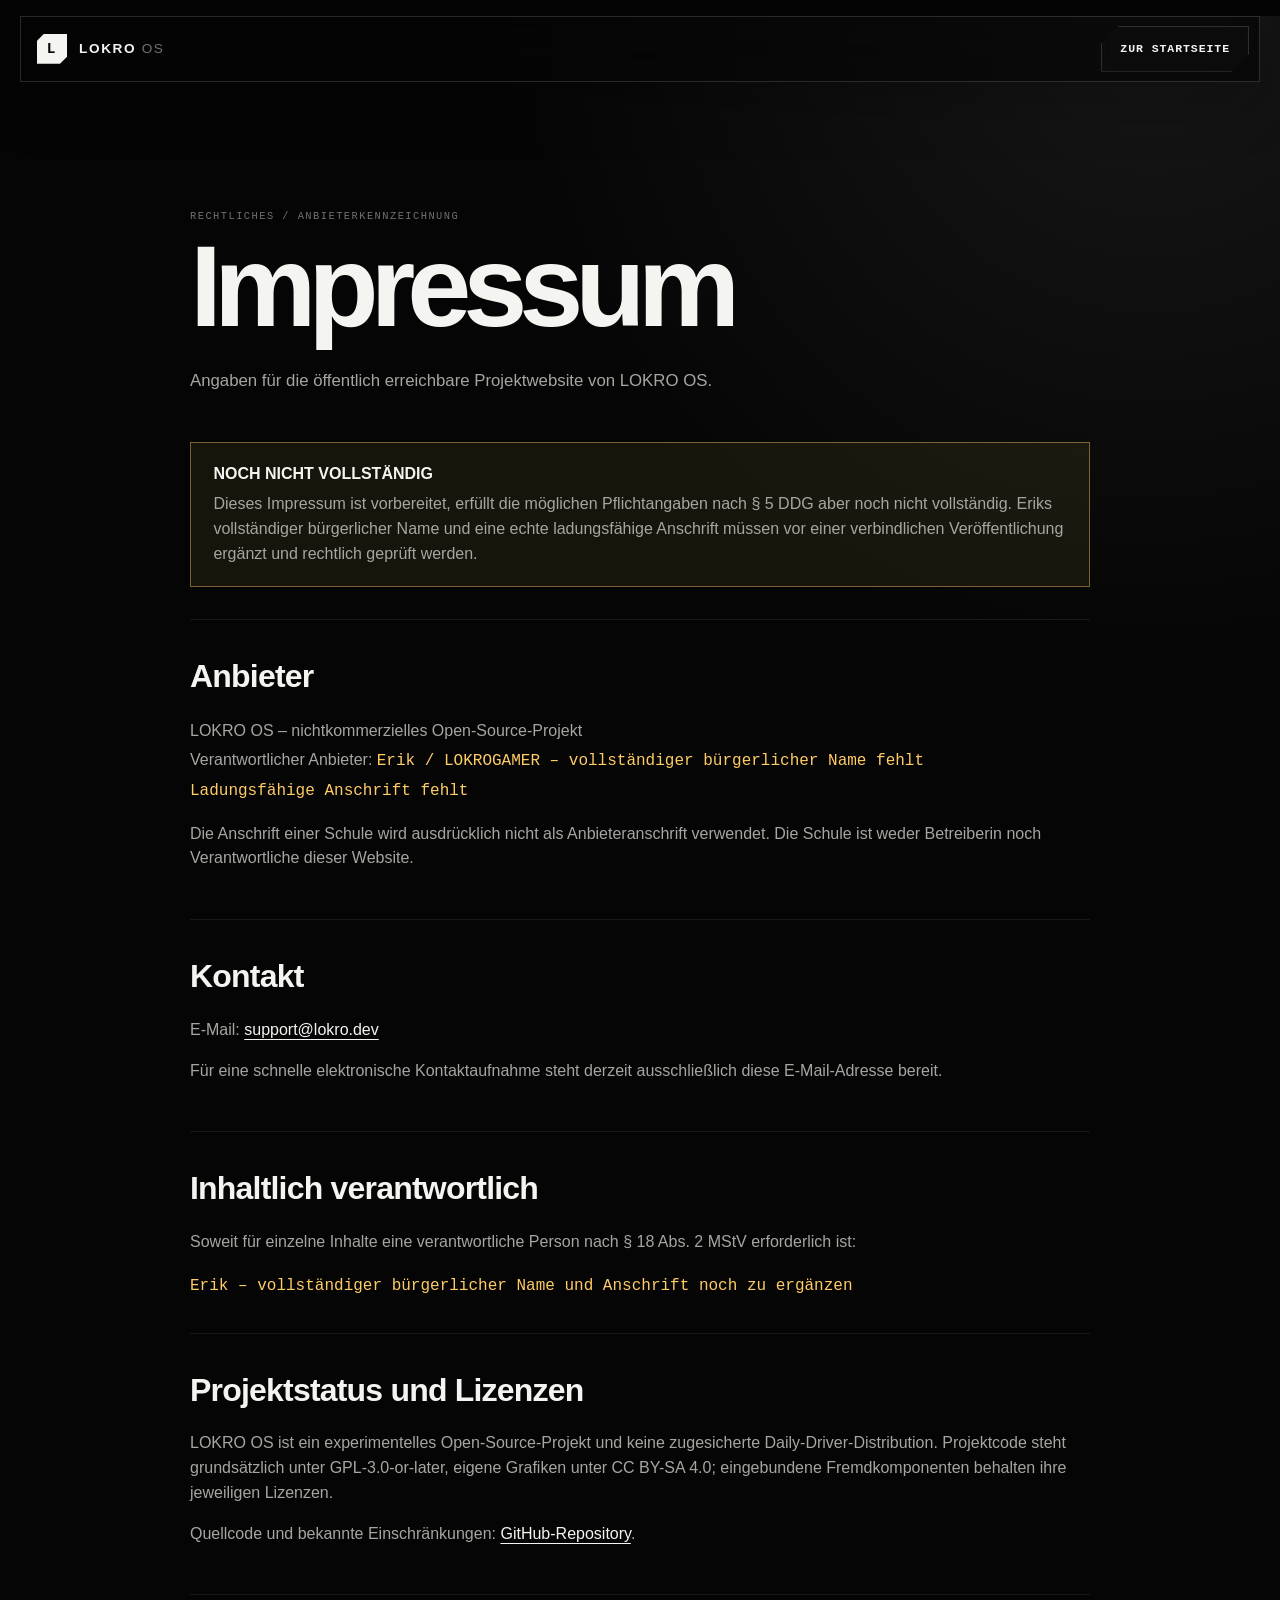
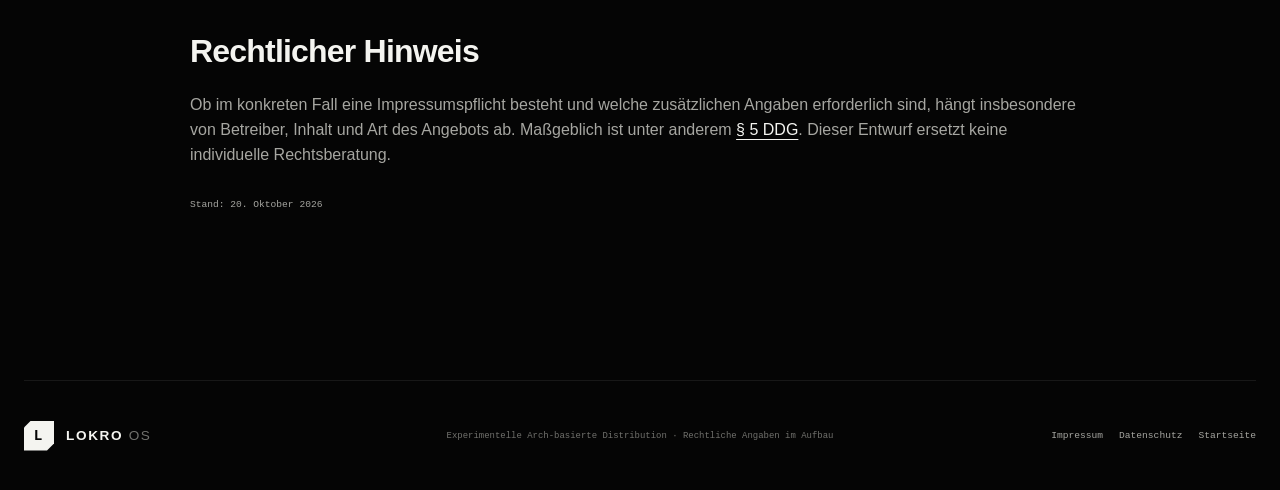
<file: website/impressum.html>
<!doctype html>
<html lang="de">
<head>
  <meta charset="utf-8">
  <meta name="viewport" content="width=device-width, initial-scale=1">
  <meta name="theme-color" content="#050505">
  <meta name="description" content="Impressum und Anbieterkennzeichnung des LOKRO-OS-Projekts.">
  <title>Impressum — LOKRO OS</title>
  <link rel="stylesheet" href="styles.css?v=alpha24-legal-1">
</head>
<body class="legal-page">
  <a class="skip-link" href="#legal-content">Zum Inhalt springen</a>
  <header class="site-header legal-header">
    <a class="brand" href="index.html" aria-label="LOKRO OS Startseite"><span class="brand-mark">L</span><span>LOKRO <b>OS</b></span></a>
    <a class="button button-ghost chamfer-18" href="index.html">Zur Startseite</a>
  </header>

  <main class="legal-main" id="legal-content">
    <p class="legal-kicker">RECHTLICHES / ANBIETERKENNZEICHNUNG</p>
    <h1>Impressum</h1>
    <p class="legal-intro">Angaben für die öffentlich erreichbare Projektwebsite von LOKRO OS.</p>

    <aside class="legal-note legal-note-warning" role="note">
      <strong>NOCH NICHT VOLLSTÄNDIG</strong>
      <p>Dieses Impressum ist vorbereitet, erfüllt die möglichen Pflichtangaben nach § 5 DDG aber noch nicht vollständig. Eriks vollständiger bürgerlicher Name und eine echte ladungsfähige Anschrift müssen vor einer verbindlichen Veröffentlichung ergänzt und rechtlich geprüft werden.</p>
    </aside>

    <section class="legal-section" aria-labelledby="provider-title">
      <h2 id="provider-title">Anbieter</h2>
      <address class="legal-address">
        LOKRO OS – nichtkommerzielles Open-Source-Projekt<br>
        Verantwortlicher Anbieter: <span class="legal-placeholder">Erik / LOKROGAMER – vollständiger bürgerlicher Name fehlt</span><br>
        <span class="legal-placeholder">Ladungsfähige Anschrift fehlt</span>
      </address>
      <p>Die Anschrift einer Schule wird ausdrücklich nicht als Anbieteranschrift verwendet. Die Schule ist weder Betreiberin noch Verantwortliche dieser Website.</p>
    </section>

    <section class="legal-section" aria-labelledby="contact-title">
      <h2 id="contact-title">Kontakt</h2>
      <p>E-Mail: <a href="mailto:support@lokro.dev">support@lokro.dev</a></p>
      <p>Für eine schnelle elektronische Kontaktaufnahme steht derzeit ausschließlich diese E-Mail-Adresse bereit.</p>
    </section>

    <section class="legal-section" aria-labelledby="editorial-title">
      <h2 id="editorial-title">Inhaltlich verantwortlich</h2>
      <p>Soweit für einzelne Inhalte eine verantwortliche Person nach § 18 Abs. 2 MStV erforderlich ist:</p>
      <address class="legal-address">
        <span class="legal-placeholder">Erik – vollständiger bürgerlicher Name und Anschrift noch zu ergänzen</span>
      </address>
    </section>

    <section class="legal-section" aria-labelledby="project-title">
      <h2 id="project-title">Projektstatus und Lizenzen</h2>
      <p>LOKRO OS ist ein experimentelles Open-Source-Projekt und keine zugesicherte Daily-Driver-Distribution. Projektcode steht grundsätzlich unter GPL-3.0-or-later, eigene Grafiken unter CC BY-SA 4.0; eingebundene Fremdkomponenten behalten ihre jeweiligen Lizenzen.</p>
      <p>Quellcode und bekannte Einschränkungen: <a href="https://github.com/jamjam1312/LOKROOS-Arch-based">GitHub-Repository</a>.</p>
    </section>

    <section class="legal-section" aria-labelledby="legal-basis-title">
      <h2 id="legal-basis-title">Rechtlicher Hinweis</h2>
      <p>Ob im konkreten Fall eine Impressumspflicht besteht und welche zusätzlichen Angaben erforderlich sind, hängt insbesondere von Betreiber, Inhalt und Art des Angebots ab. Maßgeblich ist unter anderem <a href="https://www.gesetze-im-internet.de/ddg/__5.html">§ 5 DDG</a>. Dieser Entwurf ersetzt keine individuelle Rechtsberatung.</p>
      <p class="legal-meta">Stand: 20. Oktober 2026</p>
    </section>
  </main>

  <footer>
    <div class="brand"><span class="brand-mark">L</span><span>LOKRO <b>OS</b></span></div>
    <p>Experimentelle Arch-basierte Distribution · Rechtliche Angaben im Aufbau</p>
    <div class="footer-links"><a href="impressum.html" aria-current="page">Impressum</a><a href="datenschutz.html">Datenschutz</a><a href="index.html">Startseite</a></div>
  </footer>
</body>
</html>
</file>
<file: website/styles.css>
:root {
  color-scheme: dark;
  --ink: #f4f4f0;
  --muted: #a6a6a1;
  --dim: #71716d;
  --black: #050505;
  --panel: #0b0b0b;
  --panel-2: #111110;
  --line: rgba(255, 255, 255, .14);
  --line-soft: rgba(255, 255, 255, .075);
  --glass: rgba(13, 13, 13, .68);
  --signal: #f7f7f2;
  --good: #d7ff76;
  --warn: #ffcc66;
  --danger: #ff7a66;
  --max: 1240px;
  --sans: Inter, ui-sans-serif, -apple-system, BlinkMacSystemFont, "Segoe UI", sans-serif;
  --mono: "Cascadia Code", "SFMono-Regular", Consolas, "Liberation Mono", monospace;
}

* { box-sizing: border-box; }
html { scroll-behavior: smooth; background: var(--black); }
body { margin: 0; background: var(--black); color: var(--ink); font-family: var(--sans); line-height: 1.55; overflow-x: hidden; }
a { color: inherit; }
button, a { -webkit-tap-highlight-color: transparent; }
button { font: inherit; }
::selection { background: var(--ink); color: var(--black); }

.skip-link { position: fixed; left: 1rem; top: -5rem; z-index: 100; padding: .8rem 1rem; background: var(--ink); color: var(--black); transition: top .2s ease; }
.skip-link:focus { top: 1rem; }
.section-shell { width: min(var(--max), calc(100% - 3rem)); margin-inline: auto; }
.chamfer-10 { clip-path: polygon(10px 0, 100% 0, 100% calc(100% - 10px), calc(100% - 10px) 100%, 0 100%, 0 10px); }
.chamfer-18 { clip-path: polygon(18px 0, 100% 0, 100% calc(100% - 18px), calc(100% - 18px) 100%, 0 100%, 0 18px); }
.chamfer-28 { clip-path: polygon(28px 0, 100% 0, 100% calc(100% - 28px), calc(100% - 28px) 100%, 0 100%, 0 28px); }

.site-header { position: fixed; z-index: 30; top: 1.1rem; left: 50%; transform: translateX(-50%); width: min(var(--max), calc(100% - 2rem)); min-height: 64px; display: grid; grid-template-columns: 1fr auto 1fr; align-items: center; padding: .55rem .6rem .55rem 1rem; border: 1px solid var(--line); background: rgba(5, 5, 5, .66); backdrop-filter: blur(18px) saturate(130%); box-shadow: 0 18px 60px rgba(0, 0, 0, .24); transition: background .25s ease, border-color .25s ease; }
.site-header.is-scrolled { background: rgba(5, 5, 5, .9); border-color: rgba(255,255,255,.2); }
.brand { display: inline-flex; align-items: center; gap: .75rem; font-size: .85rem; font-weight: 700; letter-spacing: .12em; text-decoration: none; }
.brand b { font-weight: 400; color: var(--dim); }
.brand-mark { width: 30px; height: 30px; display: grid; place-items: center; background: var(--ink); color: var(--black); font: 900 .9rem var(--mono); clip-path: polygon(7px 0, 100% 0, 100% calc(100% - 7px), calc(100% - 7px) 100%, 0 100%, 0 7px); }
.site-header nav { display: flex; align-items: center; gap: 2rem; }
.site-header nav a { color: var(--muted); font: .68rem var(--mono); letter-spacing: .12em; text-decoration: none; text-transform: uppercase; transition: color .2s ease; }
.site-header nav a:hover, .site-header nav a:focus-visible { color: var(--ink); }
.site-header > .button { justify-self: end; }

.button { min-height: 46px; display: inline-flex; align-items: center; justify-content: center; gap: 1rem; padding: .8rem 1.15rem; border: 1px solid var(--line); background: transparent; color: var(--ink); font: 700 .72rem var(--mono); letter-spacing: .08em; text-decoration: none; text-transform: uppercase; cursor: pointer; transition: transform .2s ease, background .2s ease, color .2s ease, border-color .2s ease, box-shadow .2s ease; }
.button:hover, .button:focus-visible { transform: translateY(-2px); border-color: var(--ink); outline: none; }
.button:active { transform: translateY(0); }
.button:disabled { cursor: not-allowed; opacity: .42; transform: none; box-shadow: none; }
.button-primary { background: var(--ink); color: var(--black); border-color: var(--ink); }
.button-primary:hover, .button-primary:focus-visible { box-shadow: 0 0 0 1px var(--ink), 0 18px 50px rgba(255,255,255,.13); }
.button-ghost { background: rgba(255,255,255,.025); backdrop-filter: blur(10px); }
.button-small { min-height: 40px; padding: .6rem 1rem; }

.hero { min-height: 100svh; position: relative; display: grid; align-items: center; overflow: hidden; border-bottom: 1px solid var(--line-soft); }
#signal-field { position: absolute; inset: 0; width: 100%; height: 100%; z-index: 0; pointer-events: none; }
.hero-copy { position: relative; z-index: 3; width: min(940px, calc(100% - 3rem)); margin: 7rem auto 8rem; text-align: center; }
.release-pill { width: fit-content; margin: 0 auto 2rem; display: inline-flex; align-items: center; gap: .65rem; padding: .55rem .75rem; border: 1px solid var(--line); background: rgba(8,8,8,.5); backdrop-filter: blur(10px); font: .65rem var(--mono); letter-spacing: .12em; }
.pulse-dot { width: 7px; height: 7px; border-radius: 50%; background: var(--good); box-shadow: 0 0 0 4px rgba(215,255,118,.1), 0 0 18px rgba(215,255,118,.5); animation: breathe 2.2s ease-in-out infinite; }
@keyframes breathe { 50% { opacity: .5; transform: scale(.72); } }
.hero h1 { margin: 0; font-size: clamp(4rem, 10.8vw, 10.2rem); line-height: .76; letter-spacing: -.085em; font-weight: 250; text-transform: uppercase; }
.hero h1 span { font-weight: 900; letter-spacing: -.1em; }
.hero-lead { max-width: 690px; margin: 2.5rem auto 0; color: var(--muted); font-size: clamp(1rem, 2vw, 1.3rem); }
.hero-actions { display: flex; justify-content: center; flex-wrap: wrap; gap: .8rem; margin-top: 2rem; }
.hero-actions .button { min-width: 210px; }
.interaction-hint { margin: 1.7rem 0 0; color: var(--dim); font: .65rem var(--mono); letter-spacing: .05em; }
.interaction-hint span { color: var(--ink); margin-right: .4rem; }
.hero-index { position: absolute; z-index: 3; right: 2rem; top: 50%; transform: translateY(-50%); display: flex; flex-direction: column; align-items: center; gap: .8rem; color: var(--dim); font: .58rem var(--mono); letter-spacing: .12em; }
.hero-index i { display: block; height: 90px; width: 1px; background: linear-gradient(var(--line), var(--ink), var(--line)); }
.hero-meta { position: absolute; z-index: 3; left: 50%; bottom: 1.5rem; transform: translateX(-50%); width: min(var(--max), calc(100% - 3rem)); display: grid; grid-template-columns: repeat(3, 1fr); border: 1px solid var(--line-soft); background: rgba(5,5,5,.56); backdrop-filter: blur(10px); }
.hero-meta div { display: flex; justify-content: space-between; gap: 1rem; padding: .75rem 1rem; border-right: 1px solid var(--line-soft); }
.hero-meta div:last-child { border-right: 0; }
.hero-meta span, .hero-meta strong { font: .57rem var(--mono); letter-spacing: .1em; }
.hero-meta span { color: var(--dim); }
.hero-meta strong { color: var(--muted); font-weight: 500; }

.section-kicker { margin: 0 0 2rem; color: var(--dim); font: .68rem var(--mono); letter-spacing: .17em; }
.manifesto { padding-block: clamp(6rem, 12vw, 11rem); }
.manifesto-grid { display: grid; grid-template-columns: 1.15fr .85fr; gap: clamp(3rem, 8vw, 8rem); align-items: start; }
.manifesto h2, .section-heading h2, .status h2, .team h2, .final-cta h2 { margin: 0; font-size: clamp(2.7rem, 6vw, 6.2rem); line-height: .95; letter-spacing: -.06em; }
.manifesto h2 em { color: var(--dim); font-weight: 300; font-style: normal; }
.manifesto-grid > div { padding-top: .4rem; }
.manifesto-grid p { color: var(--muted); font-size: 1.08rem; margin: 0 0 1.25rem; }

.system { padding-bottom: clamp(6rem, 11vw, 10rem); }
.section-heading { display: flex; justify-content: space-between; align-items: end; gap: 2rem; margin-bottom: 3rem; }
.section-heading .section-kicker { margin-bottom: 1rem; }
.section-heading h2 { font-size: clamp(2.5rem, 5vw, 5rem); }
.theme-switcher { display: flex; gap: .4rem; padding: .35rem; border: 1px solid var(--line-soft); background: var(--panel); }
.theme-switcher button { border: 0; padding: .65rem .9rem; background: transparent; color: var(--dim); font: .62rem var(--mono); letter-spacing: .08em; text-transform: uppercase; cursor: pointer; }
.theme-switcher button:hover, .theme-switcher button:focus-visible { color: var(--ink); outline: 1px solid var(--line); }
.theme-switcher button.is-active { background: var(--ink); color: var(--black); }

.desktop-frame { --desk-bg: #0a0a0a; --desk-line: rgba(255,255,255,.14); --desk-accent: #f3f3ee; position: relative; min-height: 680px; overflow: hidden; border: 1px solid var(--line); background: radial-gradient(circle at 75% 18%, rgba(255,255,255,.12), transparent 25%), linear-gradient(145deg, #101010, var(--desk-bg)); box-shadow: 0 35px 100px rgba(0,0,0,.42); transition: background .45s ease, color .45s ease; }
.desktop-frame[data-desktop-theme="eclipse"] { --desk-bg: #05060a; --desk-accent: #dce3ff; background: radial-gradient(circle at 30% 55%, rgba(100,117,180,.24), transparent 32%), radial-gradient(circle at 78% 16%, rgba(255,255,255,.13), transparent 22%), #05060a; }
.desktop-frame[data-desktop-theme="lunar"] { --desk-bg: #e9e8e2; --desk-line: rgba(0,0,0,.16); --desk-accent: #111; color: #0a0a0a; background: radial-gradient(circle at 20% 76%, rgba(0,0,0,.13), transparent 27%), linear-gradient(145deg, #faf9f4, #d8d7d1); }
.desktop-noise { position: absolute; inset: 0; opacity: .28; background-image: radial-gradient(var(--desk-accent) .7px, transparent .7px); background-size: 8px 8px; mask-image: linear-gradient(120deg, transparent 5%, black 52%, transparent 95%); }
.desktop-topbar { position: absolute; inset: 0 0 auto; height: 42px; display: grid; grid-template-columns: 1fr auto 1fr; align-items: center; padding: 0 1.2rem; border-bottom: 1px solid var(--desk-line); background: color-mix(in srgb, var(--desk-bg) 72%, transparent); backdrop-filter: blur(12px); font: .6rem var(--mono); letter-spacing: .1em; }
.desktop-logo { font-weight: 900; }
.desktop-clock { justify-self: end; }
.window { position: absolute; border: 1px solid var(--desk-line); background: color-mix(in srgb, var(--desk-bg) 80%, transparent); backdrop-filter: blur(22px); box-shadow: 0 24px 70px rgba(0,0,0,.3); }
.window-main { left: 7%; top: 12%; width: 69%; height: 69%; }
.window-bar { height: 42px; display: flex; align-items: center; justify-content: space-between; padding: 0 1rem; border-bottom: 1px solid var(--desk-line); font: .58rem var(--mono); letter-spacing: .11em; }
.window-bar div { display: flex; gap: .45rem; }
.window-bar i { width: 7px; height: 7px; border: 1px solid currentColor; transform: rotate(45deg); opacity: .62; }
.window-content { height: calc(100% - 42px); display: grid; grid-template-columns: 180px 1fr; }
.window-content aside { display: flex; flex-direction: column; gap: .25rem; padding: 1.5rem 1rem; border-right: 1px solid var(--desk-line); }
.window-content aside strong { margin: 0 .65rem 1rem; font-size: .83rem; }
.window-content aside span { padding: .55rem .65rem; color: color-mix(in srgb, currentColor 55%, transparent); font-size: .72rem; }
.window-content aside .selected { color: var(--desk-bg); background: var(--desk-accent); font-weight: 700; }
.settings-stage { padding: clamp(1.5rem, 4vw, 3.5rem); }
.micro-label { color: color-mix(in srgb, currentColor 55%, transparent); font: .6rem var(--mono); letter-spacing: .12em; }
.settings-stage h3 { margin: 1rem 0 2.5rem; font-size: clamp(2rem, 4vw, 4.5rem); line-height: .9; letter-spacing: -.065em; }
.settings-cards { display: grid; grid-template-columns: repeat(3, 1fr); gap: .6rem; }
.settings-cards article { min-height: 92px; display: flex; flex-direction: column; justify-content: space-between; padding: .8rem; border: 1px solid var(--desk-line); background: color-mix(in srgb, var(--desk-accent) 5%, transparent); }
.settings-cards span { color: color-mix(in srgb, currentColor 50%, transparent); font: .52rem var(--mono); letter-spacing: .08em; }
.settings-cards b { font-size: .72rem; }
.window-side { width: 23%; min-width: 190px; right: 4%; top: 22%; padding: 1.2rem; display: flex; flex-direction: column; align-items: center; gap: .8rem; }
.system-ring { width: 112px; aspect-ratio: 1; display: grid; place-items: center; border-radius: 50%; background: conic-gradient(var(--desk-accent) 0 38%, var(--desk-line) 38% 100%); }
.system-ring::before { content: ""; grid-area: 1/1; width: 88px; aspect-ratio: 1; border-radius: 50%; background: var(--desk-bg); }
.system-ring span { grid-area: 1/1; z-index: 1; font: 700 1.2rem var(--mono); }
.window-side small { color: color-mix(in srgb, currentColor 55%, transparent); font: .55rem var(--mono); }
.window-side b { text-align: center; font-size: .65rem; letter-spacing: .06em; }
.desktop-dock { position: absolute; left: 50%; bottom: 3.5%; transform: translateX(-50%); display: flex; gap: .45rem; padding: .55rem; border: 1px solid var(--desk-line); background: color-mix(in srgb, var(--desk-bg) 70%, transparent); backdrop-filter: blur(20px); }
.desktop-dock i { width: 44px; height: 44px; display: grid; place-items: center; background: color-mix(in srgb, var(--desk-accent) 8%, transparent); border: 1px solid var(--desk-line); font: 700 .8rem var(--mono); font-style: normal; }
.desktop-dock i:first-child { background: var(--desk-accent); color: var(--desk-bg); }
.preview-note { color: var(--dim); margin: .8rem 0 0; text-align: right; font: .6rem var(--mono); letter-spacing: .03em; }

.feature-band { border-block: 1px solid var(--line-soft); background: #080808; }
.feature-grid { display: grid; grid-template-columns: repeat(4, 1fr); }
.feature-grid article { min-height: 270px; padding: 2rem 1.5rem; border-right: 1px solid var(--line-soft); }
.feature-grid article:first-child { border-left: 1px solid var(--line-soft); }
.feature-number { color: var(--dim); font: .6rem var(--mono); }
.feature-grid h3 { margin: 5rem 0 .8rem; font-size: 1.4rem; letter-spacing: -.03em; }
.feature-grid p { margin: 0; color: var(--muted); font-size: .88rem; }

.download { padding-block: clamp(6rem, 11vw, 10rem); }
.download-heading > p { max-width: 470px; margin: 0; color: var(--muted); }
.download-grid { display: grid; grid-template-columns: 1fr 1fr; gap: 1rem; }
.download-card { position: relative; display: flex; flex-direction: column; min-height: 560px; padding: clamp(1.5rem, 4vw, 3rem); border: 1px solid var(--line); background: linear-gradient(145deg, var(--panel-2), var(--panel)); }
.featured-card { border-color: rgba(255,255,255,.28); background: radial-gradient(circle at 80% 0, rgba(255,255,255,.1), transparent 28%), linear-gradient(145deg, #151515, #080808); }
.card-tag { width: fit-content; padding: .4rem .55rem; border: 1px solid var(--line); color: var(--muted); font: .56rem var(--mono); letter-spacing: .08em; }
.download-card-head { display: flex; justify-content: space-between; margin-top: 2.5rem; color: var(--dim); font: .67rem var(--mono); letter-spacing: .12em; }
.download-card-head b { color: var(--muted); font-weight: 400; }
.download-card h3 { margin: 1rem 0; max-width: 430px; font-size: clamp(2.2rem, 4vw, 4.2rem); line-height: .95; letter-spacing: -.06em; }
.download-card > p { color: var(--muted); max-width: 520px; }
.download-card ul { margin: 1rem 0 2rem; padding: 0; list-style: none; color: var(--muted); font-size: .84rem; }
.download-card li { padding: .55rem 0; border-bottom: 1px solid var(--line-soft); }
.download-card li::before { content: "/"; margin-right: .6rem; color: var(--ink); font-family: var(--mono); }
.download-card .button { margin-top: auto; align-self: stretch; }
.card-secondary-link { align-self: center; margin-top: .9rem; color: var(--muted); font: .6rem var(--mono); text-underline-offset: .28rem; }
.card-secondary-link:hover, .card-secondary-link:focus-visible { color: var(--ink); }
.download-note { display: grid; grid-template-columns: auto 1fr auto; align-items: center; gap: 1rem; margin-top: 1rem; padding: 1rem 1.2rem; border: 1px solid rgba(255,204,102,.25); background: rgba(255,204,102,.055); }
.download-note > span { width: 32px; height: 32px; display: grid; place-items: center; border: 1px solid var(--warn); color: var(--warn); font: 700 .8rem var(--mono); }
.download-note p { margin: 0; color: var(--muted); font-size: .78rem; }
.download-note a { white-space: nowrap; color: var(--ink); font: .65rem var(--mono); text-decoration: none; }

.download-workbench { margin-top: 1rem; padding: clamp(1.4rem, 4vw, 3rem); border: 1px solid var(--line); background: radial-gradient(circle at 94% 0, rgba(255,255,255,.08), transparent 26%), #090909; }
.workbench-heading { display: flex; justify-content: space-between; align-items: start; gap: 2rem; padding-bottom: 2rem; border-bottom: 1px solid var(--line-soft); }
.workbench-heading .section-kicker { margin-bottom: .7rem; }
.workbench-heading h3 { margin: 0; font-size: clamp(2rem, 4.5vw, 4.2rem); line-height: .95; letter-spacing: -.055em; }
.support-badge { flex: 0 0 auto; padding: .55rem .7rem; border: 1px solid rgba(255,204,102,.35); color: var(--warn); font: .57rem var(--mono); letter-spacing: .08em; }
.support-badge.is-supported { border-color: rgba(215,255,118,.34); color: var(--good); }
.assembler-panel { display: grid; grid-template-columns: 1fr auto; gap: 1.5rem 3rem; padding: 2rem 0; border-bottom: 1px solid var(--line-soft); }
.assembler-copy strong, .manual-heading strong { display: block; font-size: 1.25rem; }
.assembler-copy p, .manual-heading p { max-width: 690px; margin: .55rem 0 0; color: var(--muted); font-size: .87rem; }
.assembler-actions { display: flex; flex-wrap: wrap; justify-content: end; align-self: center; gap: .55rem; }
.assembler-actions .button { min-height: 42px; font-size: .62rem; }
.file-picker-button { position: relative; overflow: hidden; cursor: pointer; }
.file-picker-button input { position: absolute; inset: 0; inline-size: 100%; block-size: 100%; opacity: 0; cursor: pointer; }
.file-picker-button.is-disabled { cursor: not-allowed; opacity: .45; }
.file-picker-button.is-disabled input { cursor: not-allowed; }
.assembler-progress { grid-column: 1 / -1; display: grid; grid-template-columns: 1fr auto; align-items: center; gap: 1rem; }
.assembler-progress[hidden] { display: none; }
.assembler-progress progress { width: 100%; height: 7px; border: 0; appearance: none; background: #222; }
.assembler-progress progress::-webkit-progress-bar { background: #222; }
.assembler-progress progress::-webkit-progress-value { background: var(--ink); }
.assembler-progress progress::-moz-progress-bar { background: var(--ink); }
.assembler-progress span { color: var(--muted); font: .58rem var(--mono); }
.assembler-status { grid-column: 1 / -1; margin: 0; color: var(--ink); font: .68rem var(--mono); }
.assembler-privacy { grid-column: 1 / -1; margin: -.7rem 0 0; color: var(--dim); font-size: .72rem; }
.manual-downloads { padding-top: 2rem; }
.manual-heading { display: flex; justify-content: space-between; align-items: center; gap: 2rem; }
.segmented-control, .script-tabs { display: inline-flex; gap: .3rem; padding: .3rem; border: 1px solid var(--line-soft); background: #050505; }
.segmented-control button, .script-tabs button { border: 0; padding: .6rem .85rem; background: transparent; color: var(--dim); font: .61rem var(--mono); letter-spacing: .06em; text-transform: uppercase; cursor: pointer; }
.segmented-control button:hover, .segmented-control button:focus-visible, .script-tabs button:hover, .script-tabs button:focus-visible { color: var(--ink); outline: 1px solid var(--line); }
.segmented-control button.is-active, .script-tabs button.is-active { background: var(--ink); color: var(--black); }
.part-links { display: flex; flex-wrap: wrap; gap: .55rem; margin: 1.5rem 0; }
.part-links a { padding: .7rem .85rem; border: 1px solid var(--line); color: var(--muted); font: .62rem var(--mono); text-decoration: none; }
.part-links a:hover, .part-links a:focus-visible { border-color: var(--ink); color: var(--ink); outline: none; }
.script-tabs { margin-bottom: .5rem; }
.script-box { position: relative; border: 1px solid var(--line); background: #030303; }
.script-box pre { min-height: 260px; max-height: 430px; margin: 0; padding: 1.3rem; overflow: auto; color: #d6d6d1; font: .72rem/1.7 var(--mono); white-space: pre; }
.script-actions { display: flex; justify-content: end; gap: .5rem; padding: .7rem; border-top: 1px solid var(--line-soft); }
.script-actions .button { min-height: 36px; font-size: .56rem; }
.hash-line { margin: 1rem 0 0; color: var(--dim); font: .6rem var(--mono); overflow-wrap: anywhere; }
.hash-line code { color: var(--ink); }

.status { padding-block: clamp(6rem, 11vw, 10rem); border-block: 1px solid var(--line-soft); background: #080808; }
.status h2 { max-width: 760px; }
.status-grid { display: grid; grid-template-columns: repeat(3, 1fr); gap: .8rem; margin-top: 4rem; }
.status-grid article { min-height: 260px; padding: 1.4rem; border: 1px solid var(--line); background: var(--panel); }
.status-grid article::before { content: ""; display: block; width: 9px; height: 9px; margin-bottom: 4rem; border-radius: 50%; background: var(--dim); box-shadow: 0 0 18px currentColor; }
.status-grid .status-ready::before { background: var(--good); color: var(--good); }
.status-grid .status-ci::before { background: var(--ink); color: var(--ink); }
.status-grid .status-open::before { background: var(--warn); color: var(--warn); }
.status-grid span { display: block; color: var(--dim); font: .58rem var(--mono); letter-spacing: .11em; }
.status-grid strong { display: block; margin: .4rem 0 .8rem; font-size: 1.35rem; }
.status-grid p { margin: 0; color: var(--muted); font-size: .82rem; }
.text-link { display: inline-block; margin-top: 2rem; color: var(--muted); font: .65rem var(--mono); text-underline-offset: .3rem; }
.text-link:hover { color: var(--ink); }

.team { padding-block: clamp(6rem, 11vw, 10rem); }
.team-layout { display: grid; grid-template-columns: 1fr 1fr; gap: clamp(3rem, 8vw, 8rem); }
.team-layout > div:first-child { position: sticky; top: 7rem; align-self: start; }
.team-layout > div:first-child p { max-width: 590px; color: var(--muted); font-size: 1rem; }
.credits-list { display: flex; flex-direction: column; gap: .7rem; }
.credits-list article { padding: 1.5rem; border: 1px solid var(--line); background: var(--panel); }
.credits-list span { color: var(--dim); font: .58rem var(--mono); letter-spacing: .1em; }
.credits-list strong { display: block; margin: 2.5rem 0 .4rem; font-size: 1.4rem; }
.credits-list p { margin: 0; color: var(--muted); font-size: .82rem; }

.final-cta { position: relative; min-height: 620px; display: grid; place-items: center; overflow: hidden; border-block: 1px solid var(--line-soft); }
#footer-field { position: absolute; inset: 0; width: 100%; height: 100%; opacity: .55; pointer-events: none; }
.final-cta::after { content: ""; position: absolute; inset: 0; background: radial-gradient(circle, transparent 0 20%, var(--black) 76%); pointer-events: none; }
.final-cta-inner { position: relative; z-index: 2; text-align: center; }
.final-cta-inner > span { color: var(--dim); font: .62rem var(--mono); letter-spacing: .16em; }
.final-cta h2 { margin: 1.5rem 0 2rem; }
.final-cta-inner > div { display: flex; flex-wrap: wrap; justify-content: center; gap: .7rem; }

footer { min-height: 110px; display: grid; grid-template-columns: 1fr auto 1fr; align-items: center; gap: 2rem; width: min(var(--max), calc(100% - 3rem)); margin: auto; }
footer p { color: var(--dim); font: .56rem var(--mono); text-align: center; }
footer > div:last-child { justify-self: end; display: flex; flex-wrap: wrap; justify-content: end; gap: .6rem 1rem; }
footer > div:last-child a { color: var(--muted); font: .6rem var(--mono); text-decoration: none; }
footer > div:last-child a:hover { color: var(--ink); }

.legal-page { min-height: 100svh; background: radial-gradient(circle at 90% 0, rgba(255,255,255,.07), transparent 28%), var(--black); }
.legal-header { position: static; transform: none; margin: 1rem auto 0; }
.legal-header .button { grid-column: 3; }
.legal-main { width: min(900px, calc(100% - 3rem)); margin: 0 auto; padding: clamp(5rem, 10vw, 9rem) 0; }
.legal-kicker { margin: 0 0 1rem; color: var(--dim); font: .65rem var(--mono); letter-spacing: .14em; }
.legal-main h1 { margin: 0 0 2rem; font-size: clamp(3.2rem, 9vw, 7.5rem); line-height: .85; letter-spacing: -.07em; }
.legal-intro { max-width: 760px; margin: 0 0 3rem; color: var(--muted); font-size: 1.05rem; }
.legal-note { margin: 0 0 2rem; padding: 1.2rem 1.4rem; border: 1px solid var(--line); background: rgba(255,255,255,.035); }
.legal-note-warning { border-color: rgba(255,204,102,.42); background: rgba(255,204,102,.07); }
.legal-note strong { display: block; margin-bottom: .35rem; color: var(--ink); }
.legal-note p { margin: 0; color: var(--muted); }
.legal-section { padding: 2rem 0; border-top: 1px solid var(--line-soft); }
.legal-section h2 { margin: 0 0 1rem; font-size: clamp(1.4rem, 3vw, 2rem); letter-spacing: -.025em; }
.legal-section h3 { margin: 1.6rem 0 .6rem; font-size: 1rem; }
.legal-section p, .legal-section li, .legal-address { color: var(--muted); }
.legal-section ul { padding-left: 1.2rem; }
.legal-section a { color: var(--ink); text-underline-offset: .25rem; }
.legal-address { font-style: normal; line-height: 1.8; }
.legal-placeholder { color: var(--warn); font-family: var(--mono); }
.legal-meta { margin-top: 2rem; color: var(--dim); font: .6rem var(--mono); }
.legal-page footer { border-top: 1px solid var(--line-soft); }

@media (max-width: 900px) {
  .site-header { grid-template-columns: 1fr auto; }
  .site-header nav { display: none; }
  .hero-meta { grid-template-columns: 1fr; bottom: 1rem; }
  .hero-meta div { border-right: 0; border-bottom: 1px solid var(--line-soft); }
  .hero-meta div:last-child { border-bottom: 0; }
  .hero-index { display: none; }
  .manifesto-grid, .team-layout { grid-template-columns: 1fr; }
  .team-layout > div:first-child { position: static; }
  .section-heading { align-items: start; flex-direction: column; }
  .feature-grid { grid-template-columns: 1fr 1fr; }
  .feature-grid article:nth-child(3) { border-left: 1px solid var(--line-soft); }
  .download-grid, .status-grid { grid-template-columns: 1fr; }
  .window-main { left: 4%; width: 79%; }
  .window-side { right: 2%; top: 28%; }
  footer { grid-template-columns: 1fr; justify-items: center; padding: 2rem 0; }
  footer > div:last-child { justify-self: auto; justify-content: center; }
  .legal-header { grid-template-columns: 1fr auto; }
  .legal-header .button { grid-column: auto; }
}

@media (max-width: 620px) {
  .section-shell { width: min(100% - 1.5rem, var(--max)); }
  .site-header { top: .5rem; width: calc(100% - 1rem); min-height: 56px; }
  .site-header .button { min-height: 36px; font-size: .58rem; }
  .brand { font-size: .72rem; }
  .brand-mark { width: 27px; height: 27px; }
  .hero-copy { width: calc(100% - 1.5rem); margin-top: 6rem; }
  .hero h1 { font-size: clamp(3.4rem, 19vw, 6rem); line-height: .82; }
  .interaction-hint { display: none; }
  .hero-meta { width: calc(100% - 1.5rem); }
  .hero-meta div:nth-child(2) { display: none; }
  .manifesto, .download, .status, .team { padding-block: 5rem; }
  .theme-switcher { width: 100%; }
  .theme-switcher button { flex: 1; }
  .desktop-frame { min-height: 540px; }
  .window-main { width: 92%; height: 68%; }
  .window-content { grid-template-columns: 1fr; }
  .window-content aside { display: none; }
  .settings-stage { padding: 1.5rem; }
  .settings-cards { grid-template-columns: 1fr; }
  .settings-cards article { min-height: 68px; }
  .window-side { display: none; }
  .desktop-dock i { width: 36px; height: 36px; }
  .feature-grid { grid-template-columns: 1fr; }
  .feature-grid article, .feature-grid article:first-child, .feature-grid article:nth-child(3) { min-height: 220px; border-left: 1px solid var(--line-soft); }
  .feature-grid h3 { margin-top: 3rem; }
  .download-card { min-height: 540px; }
  .download-note { grid-template-columns: auto 1fr; }
  .download-note a { grid-column: 2; }
  .workbench-heading, .manual-heading { align-items: stretch; flex-direction: column; }
  .support-badge { align-self: start; }
  .assembler-panel { grid-template-columns: 1fr; }
  .assembler-actions { justify-content: stretch; }
  .assembler-actions .button { width: 100%; }
  .assembler-progress, .assembler-status, .assembler-privacy { grid-column: 1; }
  .segmented-control { width: 100%; }
  .segmented-control button { flex: 1; }
  .script-tabs { width: 100%; }
  .script-tabs button { flex: 1; }
  .script-box pre { min-height: 320px; font-size: .64rem; }
  .script-actions { align-items: stretch; flex-direction: column; }
}

@media (prefers-reduced-motion: reduce) {
  html { scroll-behavior: auto; }
  *, *::before, *::after { animation-duration: .01ms !important; animation-iteration-count: 1 !important; transition-duration: .01ms !important; }
  .interaction-hint { display: none; }
}
</file>
